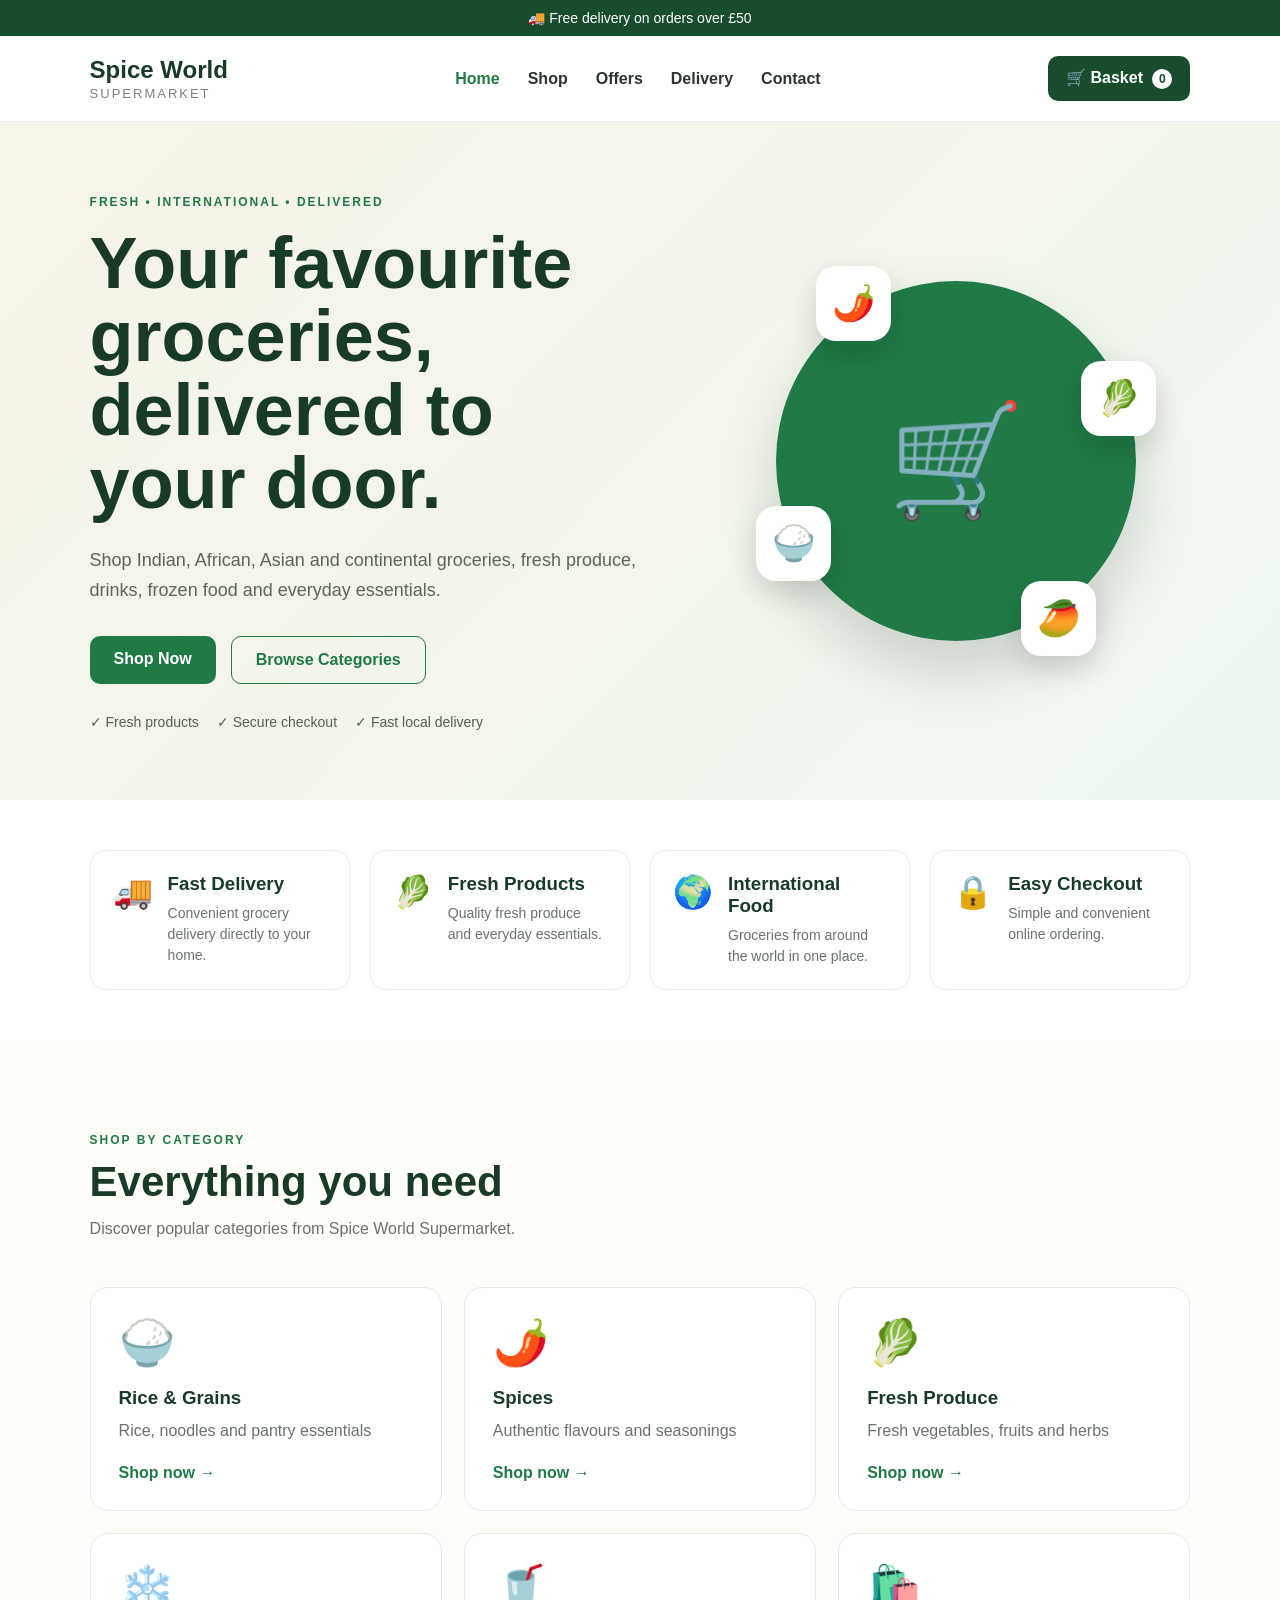
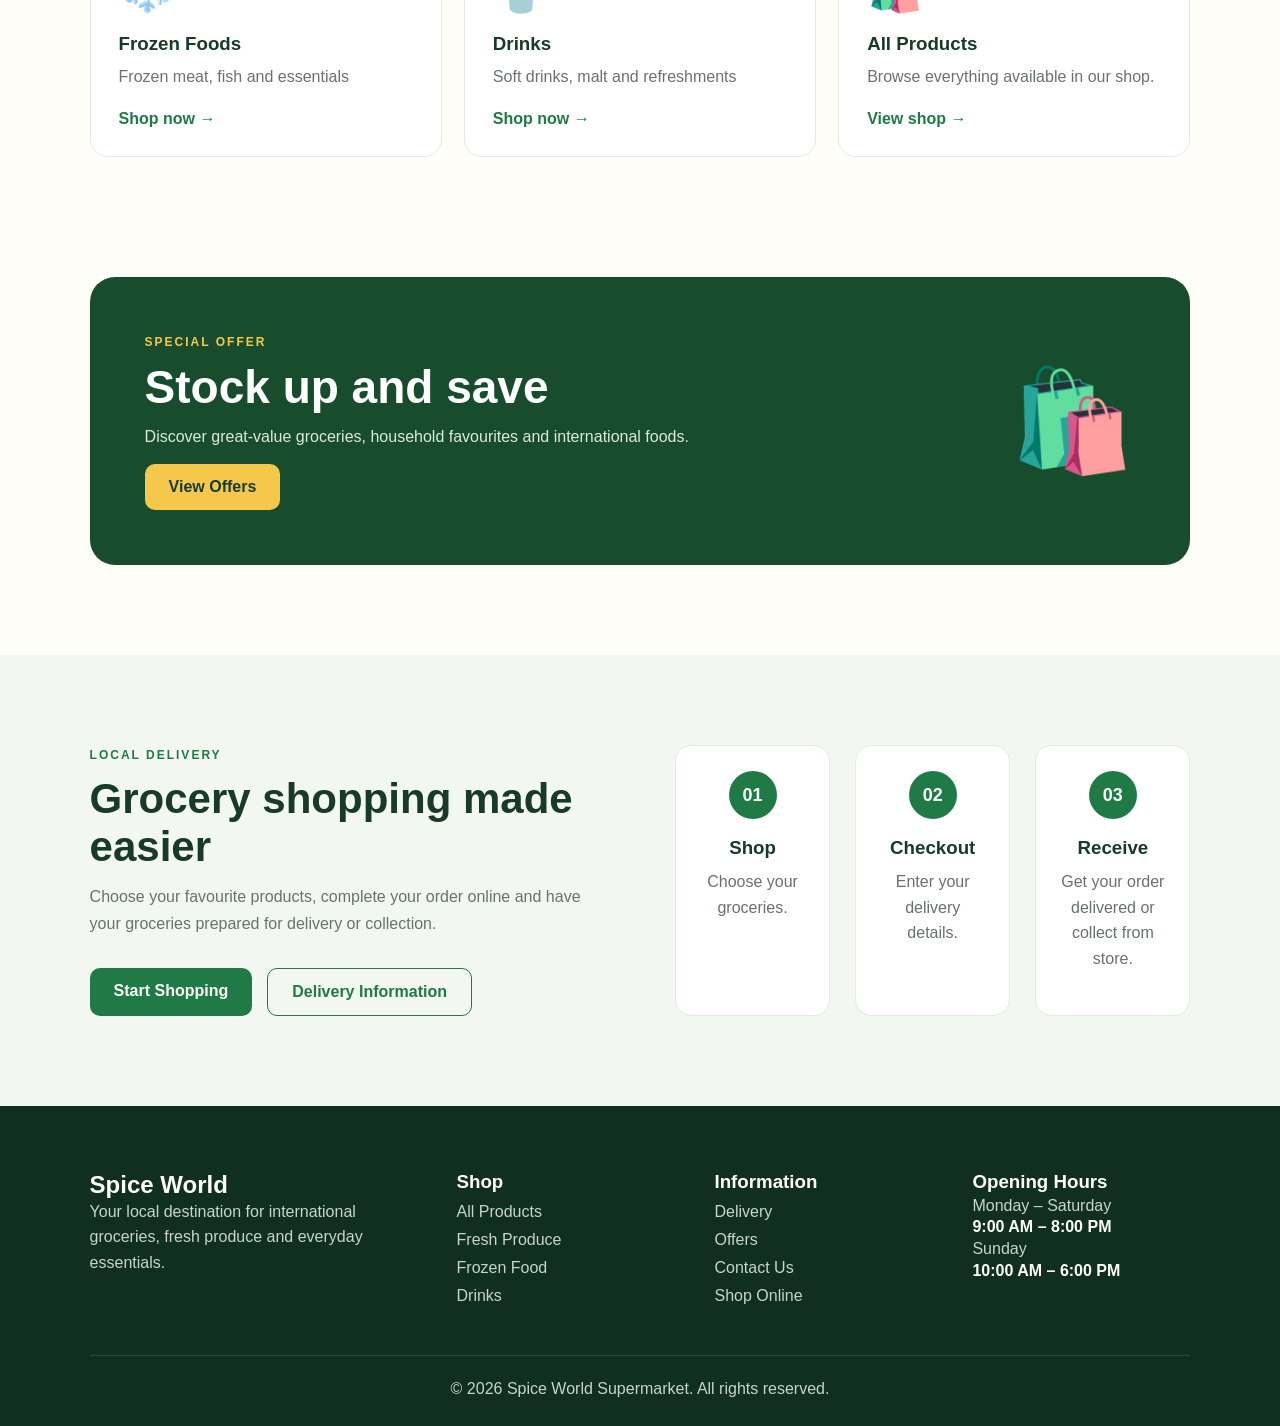
<file: index.html>
<!DOCTYPE html>
<html lang="en">

<head>
    <meta charset="UTF-8">

    <meta
        name="viewport"
        content="width=device-width, initial-scale=1.0"
    >

    <title>
        Spice World Supermarket
    </title>

    <link
        rel="stylesheet"
        href="css/style.css"
    >
</head>


<body>


    <!-- =========================
         TOP ANNOUNCEMENT
    ========================== -->

    <div class="top-bar">

        <p>
            🚚 Free delivery on orders over £50
        </p>

    </div>



    <!-- =========================
         HEADER
    ========================== -->

    <header class="main-header">

        <div class="logo">

            <h2>
                Spice World
            </h2>

            <span>
                Supermarket
            </span>

        </div>


        <nav class="main-nav">

            <a
                href="index.html"
                class="active"
            >
                Home
            </a>


            <a href="shop.html">
                Shop
            </a>


            <a href="offers.html">
                Offers
            </a>


            <a href="delivery.html">
                Delivery
            </a>


            <a href="contact.html">
                Contact
            </a>

        </nav>


        <a
            href="cart.html"
            class="header-basket"
        >
            🛒 Basket

            <span id="cart-count">
                0
            </span>
        </a>

    </header>



    <!-- =========================
         HERO
    ========================== -->

    <section class="home-hero">

        <div class="hero-content">

            <span class="hero-label">
                FRESH • INTERNATIONAL • DELIVERED
            </span>


            <h1>
                Your favourite groceries,
                delivered to your door.
            </h1>


            <p>
                Shop Indian, African, Asian and
                continental groceries, fresh produce,
                drinks, frozen food and everyday
                essentials.
            </p>


            <div class="hero-buttons">

                <a
                    href="shop.html"
                    class="primary-button"
                >
                    Shop Now
                </a>


                <a
                    href="#categories"
                    class="secondary-button"
                >
                    Browse Categories
                </a>

            </div>


            <div class="hero-benefits">

                <span>
                    ✓ Fresh products
                </span>

                <span>
                    ✓ Secure checkout
                </span>

                <span>
                    ✓ Fast local delivery
                </span>

            </div>

        </div>



        <div class="hero-visual">

            <div class="hero-circle">

                <span class="hero-main-icon">
                    🛒
                </span>


                <div
                    class="floating-product product-one"
                >
                    🌶️
                </div>


                <div
                    class="floating-product product-two"
                >
                    🥬
                </div>


                <div
                    class="floating-product product-three"
                >
                    🍚
                </div>


                <div
                    class="floating-product product-four"
                >
                    🥭
                </div>

            </div>

        </div>

    </section>



    <!-- =========================
         FEATURES
    ========================== -->

    <section class="home-features">


        <div class="feature-box">

            <div class="feature-icon">
                🚚
            </div>

            <div>

                <h3>
                    Fast Delivery
                </h3>

                <p>
                    Convenient grocery delivery
                    directly to your home.
                </p>

            </div>

        </div>



        <div class="feature-box">

            <div class="feature-icon">
                🥬
            </div>

            <div>

                <h3>
                    Fresh Products
                </h3>

                <p>
                    Quality fresh produce and
                    everyday essentials.
                </p>

            </div>

        </div>



        <div class="feature-box">

            <div class="feature-icon">
                🌍
            </div>

            <div>

                <h3>
                    International Food
                </h3>

                <p>
                    Groceries from around the
                    world in one place.
                </p>

            </div>

        </div>



        <div class="feature-box">

            <div class="feature-icon">
                🔒
            </div>

            <div>

                <h3>
                    Easy Checkout
                </h3>

                <p>
                    Simple and convenient
                    online ordering.
                </p>

            </div>

        </div>


    </section>



    <!-- =========================
         CATEGORIES
    ========================== -->

    <section
        class="categories-section"
        id="categories"
    >

        <div class="section-heading">

            <span>
                SHOP BY CATEGORY
            </span>


            <h2>
                Everything you need
            </h2>


            <p>
                Discover popular categories from
                Spice World Supermarket.
            </p>

        </div>



        <div class="category-grid">


            <!-- RICE -->

            <a
                href="shop.html?category=rice"
                class="category-card"
            >

                <div class="category-icon">
                    🍚
                </div>

                <h3>
                    Rice & Grains
                </h3>

                <p>
                    Rice, noodles and pantry essentials
                </p>

                <span>
                    Shop now →
                </span>

            </a>



            <!-- SPICES -->

            <a
                href="shop.html?category=spices"
                class="category-card"
            >

                <div class="category-icon">
                    🌶️
                </div>

                <h3>
                    Spices
                </h3>

                <p>
                    Authentic flavours and seasonings
                </p>

                <span>
                    Shop now →
                </span>

            </a>



            <!-- FRESH -->

            <a
                href="shop.html?category=fresh"
                class="category-card"
            >

                <div class="category-icon">
                    🥬
                </div>

                <h3>
                    Fresh Produce
                </h3>

                <p>
                    Fresh vegetables, fruits and herbs
                </p>

                <span>
                    Shop now →
                </span>

            </a>



            <!-- FROZEN -->

            <a
                href="shop.html?category=frozen"
                class="category-card"
            >

                <div class="category-icon">
                    ❄️
                </div>

                <h3>
                    Frozen Foods
                </h3>

                <p>
                    Frozen meat, fish and essentials
                </p>

                <span>
                    Shop now →
                </span>

            </a>



            <!-- DRINKS -->

            <a
                href="shop.html?category=drinks"
                class="category-card"
            >

                <div class="category-icon">
                    🥤
                </div>

                <h3>
                    Drinks
                </h3>

                <p>
                    Soft drinks, malt and refreshments
                </p>

                <span>
                    Shop now →
                </span>

            </a>



            <!-- ALL PRODUCTS -->

            <a
                href="shop.html"
                class="category-card"
            >

                <div class="category-icon">
                    🛍️
                </div>

                <h3>
                    All Products
                </h3>

                <p>
                    Browse everything available
                    in our shop.
                </p>

                <span>
                    View shop →
                </span>

            </a>


        </div>

    </section>



    <!-- =========================
         PROMOTIONAL SECTION
    ========================== -->

    <section
        class="promo-section"
        id="offers"
    >

        <div class="promo-content">

            <span>
                SPECIAL OFFER
            </span>


            <h2>
                Stock up and save
            </h2>


            <p>
                Discover great-value groceries,
                household favourites and
                international foods.
            </p>


            <a
                href="offers.html"
                class="promo-button"
            >
                View Offers
            </a>

        </div>


        <div class="promo-icon">
            🛍️
        </div>

    </section>



    <!-- =========================
         DELIVERY
    ========================== -->

    <section
        class="delivery-section"
        id="delivery"
    >

        <div class="delivery-content">

            <span class="section-small-title">
                LOCAL DELIVERY
            </span>


            <h2>
                Grocery shopping made easier
            </h2>


            <p>
                Choose your favourite products,
                complete your order online and
                have your groceries prepared
                for delivery or collection.
            </p>


            <div class="hero-buttons">

                <a
                    href="shop.html"
                    class="primary-button"
                >
                    Start Shopping
                </a>


                <a
                    href="delivery.html"
                    class="secondary-button"
                >
                    Delivery Information
                </a>

            </div>

        </div>



        <div class="delivery-steps">


            <div class="delivery-step">

                <span>
                    01
                </span>

                <h3>
                    Shop
                </h3>

                <p>
                    Choose your groceries.
                </p>

            </div>



            <div class="delivery-step">

                <span>
                    02
                </span>

                <h3>
                    Checkout
                </h3>

                <p>
                    Enter your delivery details.
                </p>

            </div>



            <div class="delivery-step">

                <span>
                    03
                </span>

                <h3>
                    Receive
                </h3>

                <p>
                    Get your order delivered
                    or collect from store.
                </p>

            </div>


        </div>

    </section>



    <!-- =========================
         FOOTER
    ========================== -->

    <footer
        class="footer"
        id="contact"
    >

        <div class="footer-grid">


            <!-- BRAND -->

            <div class="footer-brand">

                <h2>
                    Spice World
                </h2>

                <p>
                    Your local destination for
                    international groceries,
                    fresh produce and everyday
                    essentials.
                </p>

            </div>



            <!-- SHOP -->

            <div>

                <h3>
                    Shop
                </h3>


                <a href="shop.html">
                    All Products
                </a>


                <a href="shop.html?category=fresh">
                    Fresh Produce
                </a>


                <a href="shop.html?category=frozen">
                    Frozen Food
                </a>


                <a href="shop.html?category=drinks">
                    Drinks
                </a>

            </div>



            <!-- INFORMATION -->

            <div>

                <h3>
                    Information
                </h3>


                <a href="delivery.html">
                    Delivery
                </a>


                <a href="offers.html">
                    Offers
                </a>


                <a href="contact.html">
                    Contact Us
                </a>


                <a href="shop.html">
                    Shop Online
                </a>

            </div>



            <!-- OPENING HOURS -->

            <div>

                <h3>
                    Opening Hours
                </h3>


                <p>
                    Monday – Saturday
                </p>

                <strong>
                    9:00 AM – 8:00 PM
                </strong>


                <p>
                    Sunday
                </p>

                <strong>
                    10:00 AM – 6:00 PM
                </strong>

            </div>


        </div>



        <div class="footer-bottom">

            <p>
                © 2026 Spice World Supermarket.
                All rights reserved.
            </p>

        </div>

    </footer>



    <!-- =========================
         CART COUNT
    ========================== -->

    <script>

        const cart =
            JSON.parse(
                localStorage.getItem("cart")
            ) || [];


        const totalItems =
            cart.reduce(
                (total, item) =>
                    total + item.quantity,
                0
            );


        const cartCount =
            document.getElementById(
                "cart-count"
            );


        if (cartCount) {

            cartCount.textContent =
                totalItems;

        }

    </script>


</body>

</html>
</file>
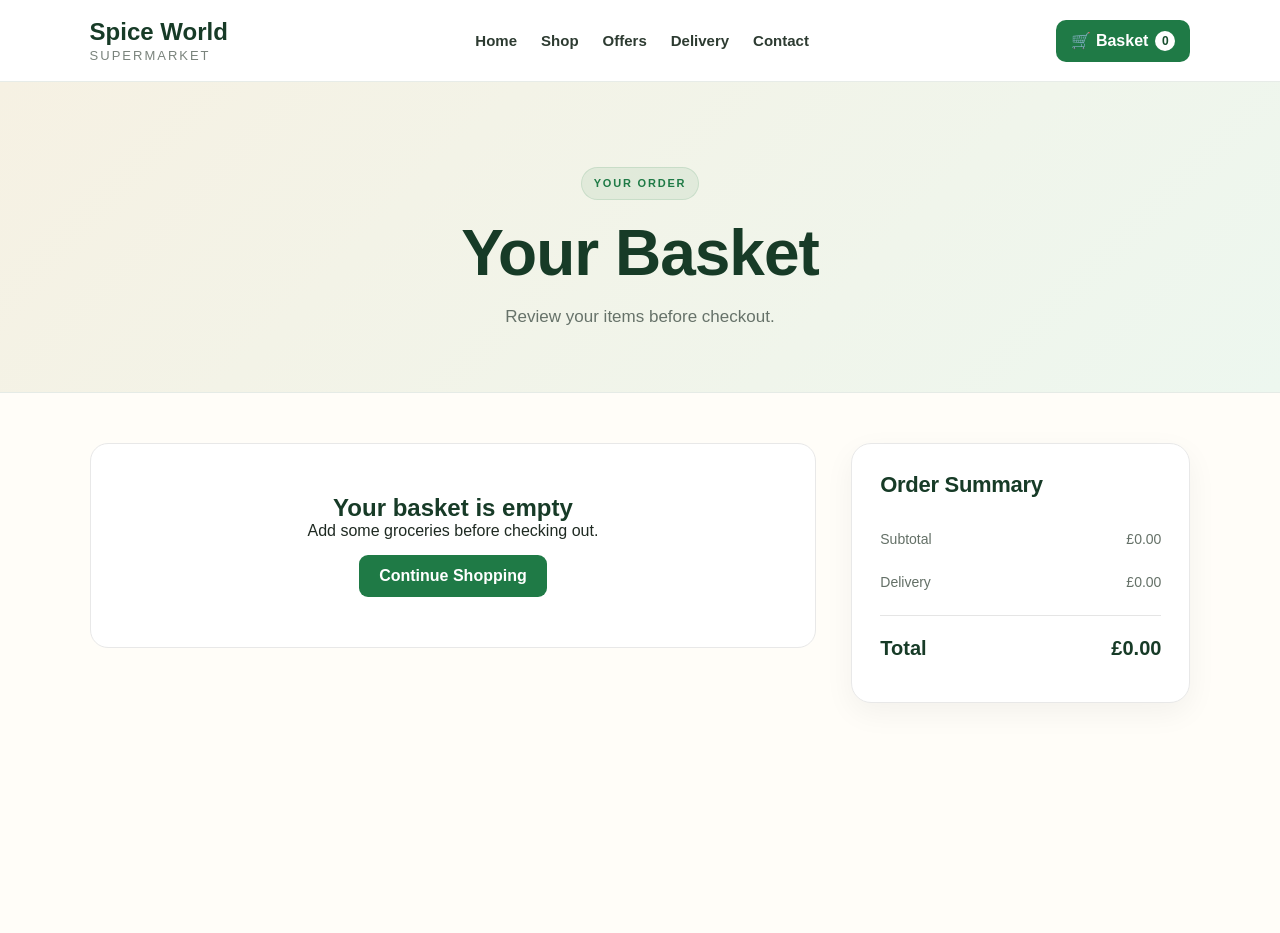
<file: cart.html>
<!DOCTYPE html>
<html lang="en">

<head>
    <meta charset="UTF-8">
    <meta
        name="viewport"
        content="width=device-width, initial-scale=1.0"
    >

    <title>
        Your Basket | Spice World Supermarket
    </title>

    <link
        rel="stylesheet"
        href="css/style.css"
    >
</head>


<body>


    <header class="header">

        <div class="logo">

            <h2>
                Spice World
            </h2>

            <span>
                Supermarket
            </span>

        </div>


        <nav>

            <a href="index.html">
                Home
            </a>

            <a href="shop.html">
                Shop
            </a>

            <a href="offers.html">Offers</a>
<a href="delivery.html">Delivery</a>
<a href="contact.html">Contact</a>

        </nav>


        <a
            href="cart.html"
            class="basket"
        >
            🛒 Basket
            <span id="cart-count">
                0
            </span>
        </a>

    </header>



    <section class="shop-hero">

        <p class="section-label">
            YOUR ORDER
        </p>

        <h1>
            Your Basket
        </h1>

        <p>
            Review your items before checkout.
        </p>

    </section>



    <section class="cart-section">


        <div id="cart-items"></div>


        <div class="cart-summary">

            <h2>
                Order Summary
            </h2>


            <div class="summary-row">

                <span>
                    Subtotal
                </span>

                <span id="subtotal">
                    £0.00
                </span>

            </div>


            <div class="summary-row">

                <span>
                    Delivery
                </span>

                <span id="delivery">
                    £0.00
                </span>

            </div>


            <div class="summary-row total-row">

                <span>
                    Total
                </span>

                <span id="total">
                    £0.00
                </span>

            </div>


            <a
                href="checkout.html"
                class="checkout-button"
                id="checkout-button"
            >
                Proceed to Checkout
            </a>

        </div>


    </section>



    <script src="js/cart.js"></script>


</body>

</html>
</file>
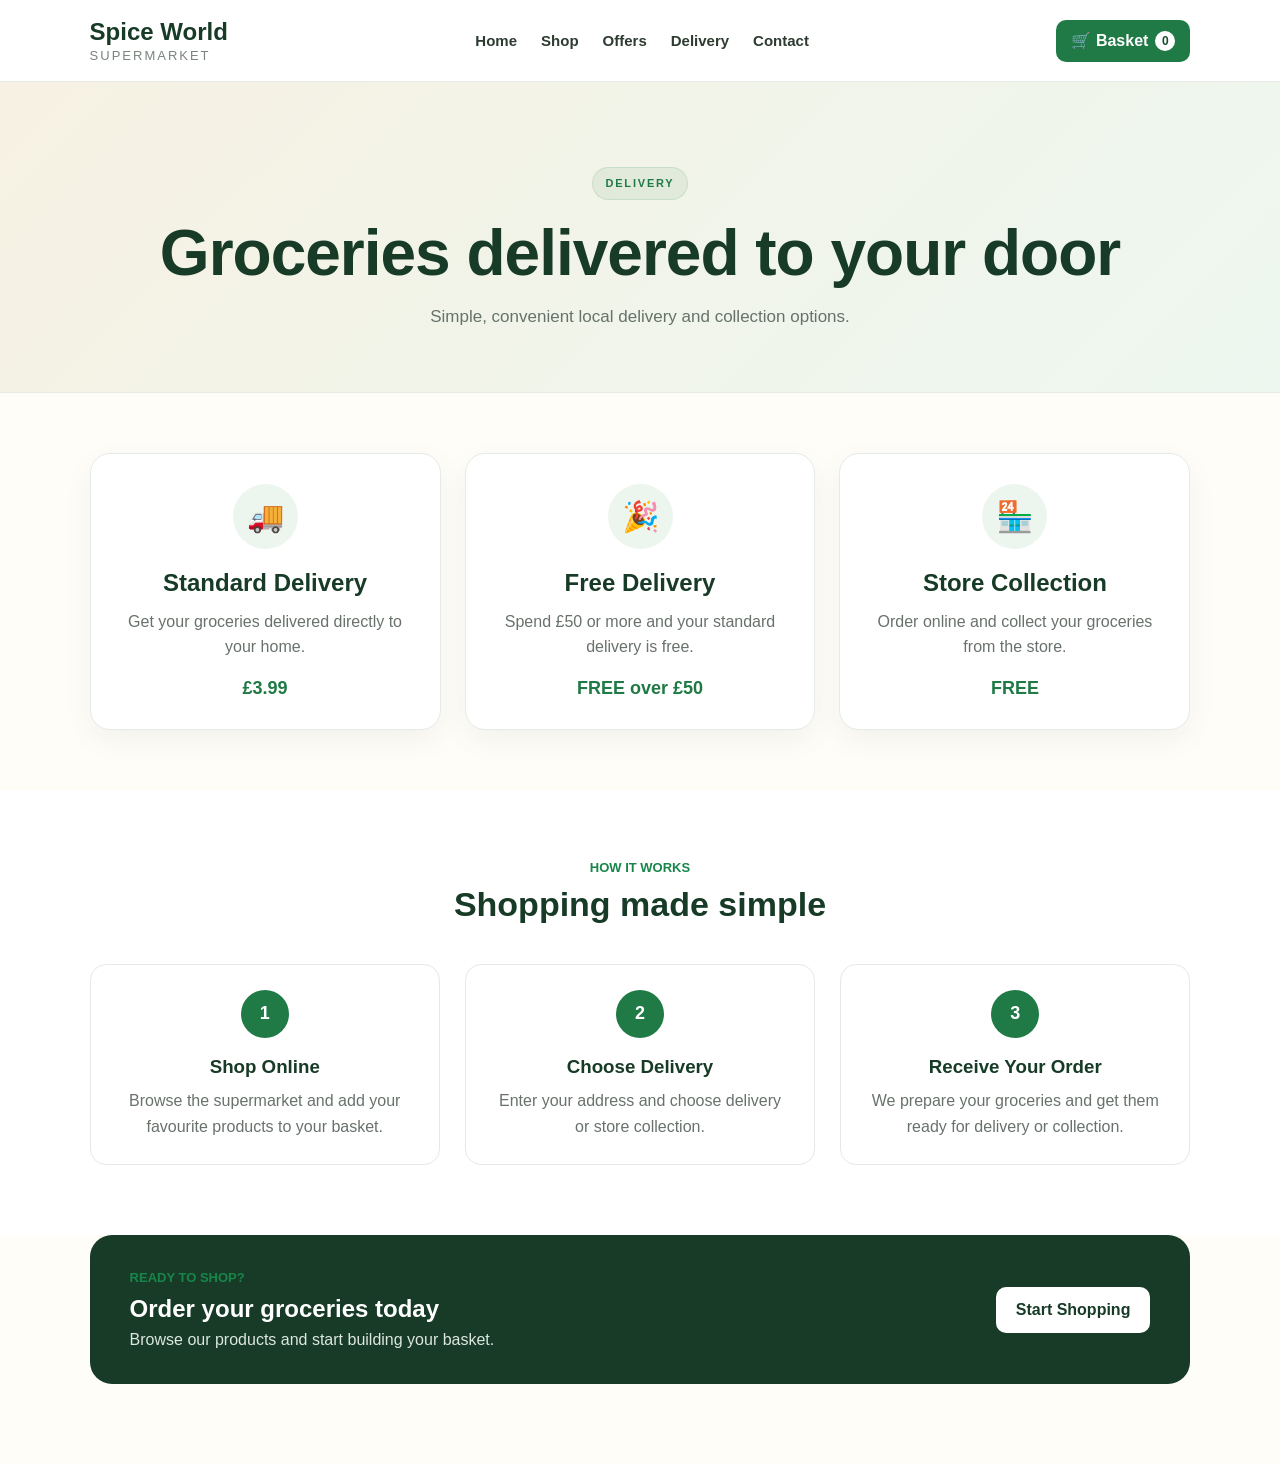
<file: delivery.html>
<!DOCTYPE html>
<html lang="en">

<head>
    <meta charset="UTF-8">
    <meta name="viewport" content="width=device-width, initial-scale=1.0">

    <title>Delivery | Spice World Supermarket</title>

    <link rel="stylesheet" href="css/style.css">
</head>

<body>

    <header class="header">

        <div class="logo">
            <h2>Spice World</h2>
            <span>Supermarket</span>
        </div>

        <nav>
            <a href="index.html">Home</a>
            <a href="shop.html">Shop</a>
            <a href="offers.html">Offers</a>
            <a href="delivery.html">Delivery</a>
            <a href="contact.html">Contact</a>
        </nav>

        <a href="cart.html" class="basket">
            🛒 Basket <span id="cart-count">0</span>
        </a>

    </header>


    <section class="shop-hero">

        <p class="section-label">
            DELIVERY
        </p>

        <h1>
            Groceries delivered to your door
        </h1>

        <p>
            Simple, convenient local delivery and collection options.
        </p>

    </section>


    <section class="delivery-info-section">

        <div class="delivery-info-card">

            <div class="delivery-icon">
                🚚
            </div>

            <h2>
                Standard Delivery
            </h2>

            <p>
                Get your groceries delivered directly to your home.
            </p>

            <strong>
                £3.99
            </strong>

        </div>


        <div class="delivery-info-card">

            <div class="delivery-icon">
                🎉
            </div>

            <h2>
                Free Delivery
            </h2>

            <p>
                Spend £50 or more and your standard delivery is free.
            </p>

            <strong>
                FREE over £50
            </strong>

        </div>


        <div class="delivery-info-card">

            <div class="delivery-icon">
                🏪
            </div>

            <h2>
                Store Collection
            </h2>

            <p>
                Order online and collect your groceries from the store.
            </p>

            <strong>
                FREE
            </strong>

        </div>

    </section>


    <section class="delivery-process">

        <div class="delivery-process-heading">

            <p class="section-label">
                HOW IT WORKS
            </p>

            <h2>
                Shopping made simple
            </h2>

        </div>


        <div class="delivery-steps">

            <div class="delivery-step">

                <span>
                    1
                </span>

                <h3>
                    Shop Online
                </h3>

                <p>
                    Browse the supermarket and add your favourite products to your basket.
                </p>

            </div>


            <div class="delivery-step">

                <span>
                    2
                </span>

                <h3>
                    Choose Delivery
                </h3>

                <p>
                    Enter your address and choose delivery or store collection.
                </p>

            </div>


            <div class="delivery-step">

                <span>
                    3
                </span>

                <h3>
                    Receive Your Order
                </h3>

                <p>
                    We prepare your groceries and get them ready for delivery or collection.
                </p>

            </div>

        </div>

    </section>


    <section class="delivery-cta">

        <div>

            <p class="section-label">
                READY TO SHOP?
            </p>

            <h2>
                Order your groceries today
            </h2>

            <p>
                Browse our products and start building your basket.
            </p>

        </div>

        <a href="shop.html">
            Start Shopping
        </a>

    </section>


    <script>

        const cart =
            JSON.parse(
                localStorage.getItem("cart")
            ) || [];

        const quantity =
            cart.reduce(
                (sum, item) =>
                    sum + item.quantity,
                0
            );

        document.getElementById(
            "cart-count"
        ).textContent = quantity;

    </script>

</body>

</html>
</file>
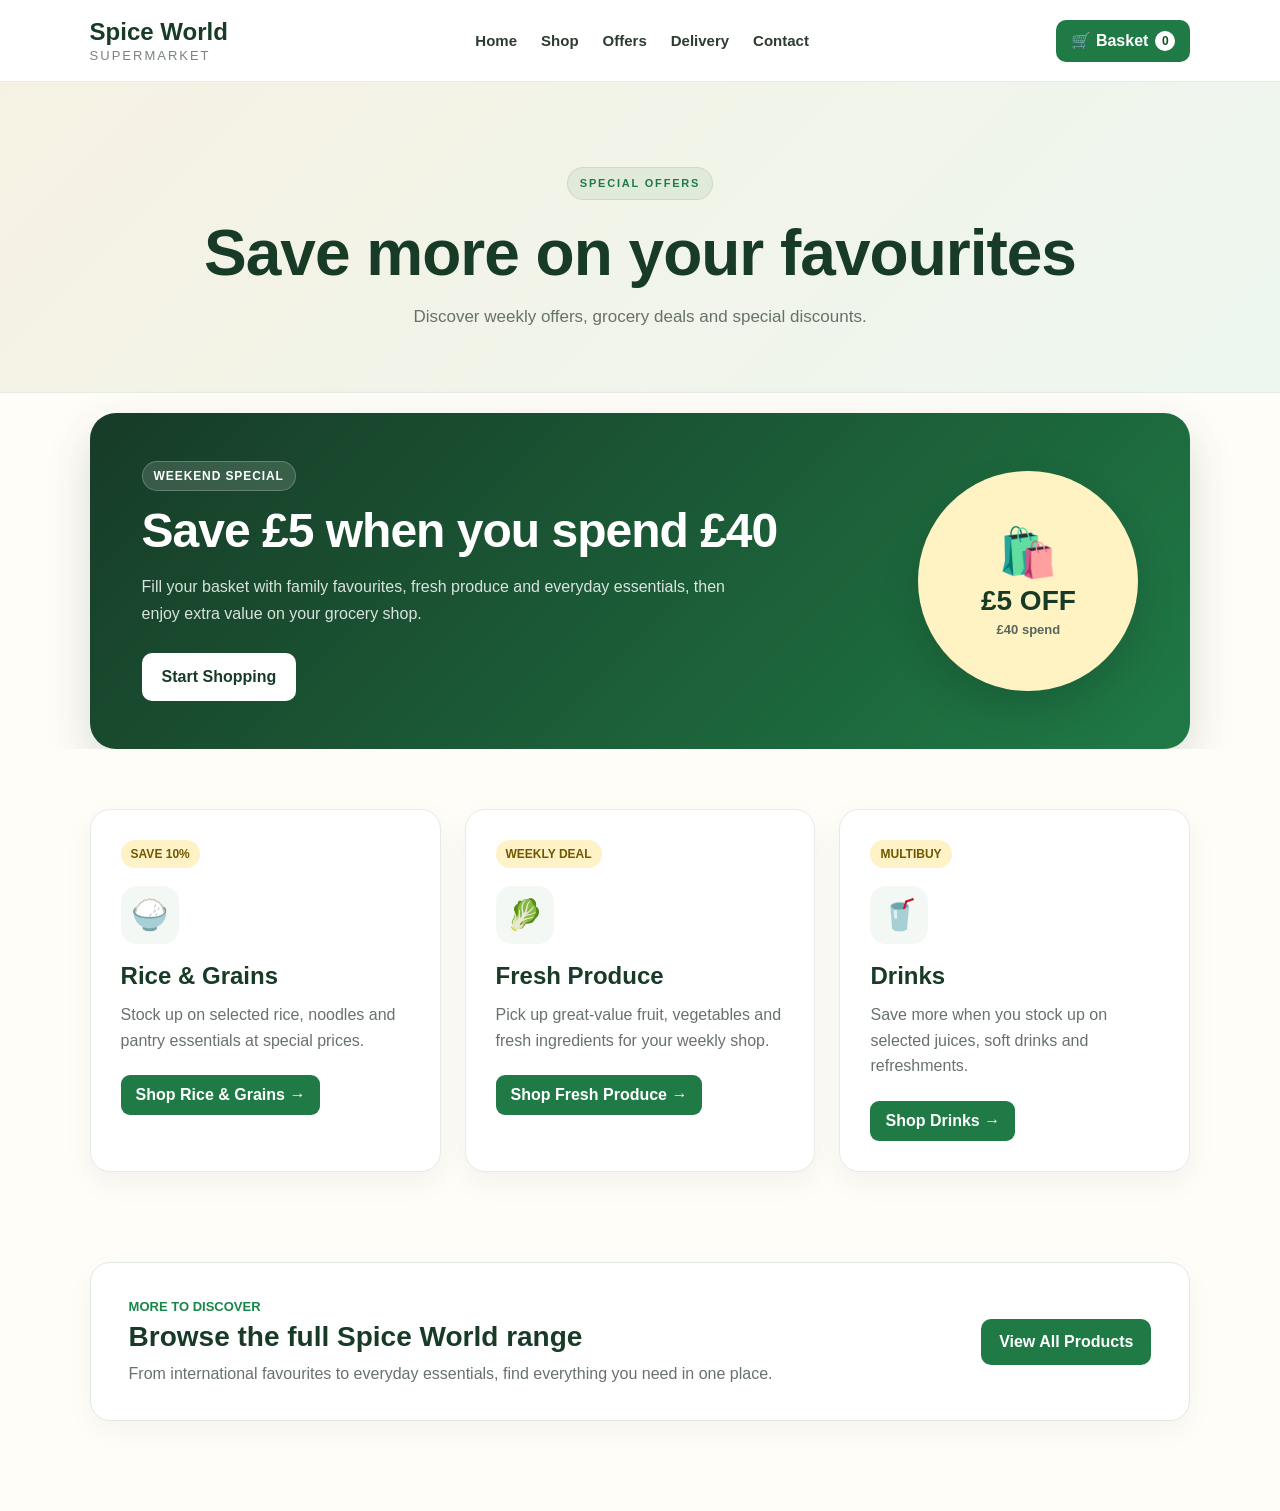
<file: offers.html>
<!DOCTYPE html>
<html lang="en">

<head>
    <meta charset="UTF-8">
    <meta name="viewport" content="width=device-width, initial-scale=1.0">

    <title>Offers | Spice World Supermarket</title>

    <link rel="stylesheet" href="css/style.css">
</head>

<body>

    <header class="header">

        <div class="logo">
            <h2>Spice World</h2>
            <span>Supermarket</span>
        </div>

        <nav>
            <a href="index.html">Home</a>
            <a href="shop.html">Shop</a>
            <a href="offers.html">Offers</a>
            <a href="delivery.html">Delivery</a>
            <a href="contact.html">Contact</a>
        </nav>

        <a href="cart.html" class="basket">
            🛒 Basket <span id="cart-count">0</span>
        </a>

    </header>


    <section class="shop-hero">

        <p class="section-label">
            SPECIAL OFFERS
        </p>

        <h1>
            Save more on your favourites
        </h1>

        <p>
            Discover weekly offers, grocery deals and special discounts.
        </p>

    </section>


    <section class="featured-offer-section">

        <div class="featured-offer">

            <div class="featured-offer-content">
                <span class="featured-offer-label">
                    WEEKEND SPECIAL
                </span>

                <h2>
                    Save £5 when you spend £40
                </h2>

                <p>
                    Fill your basket with family favourites, fresh produce and everyday essentials, then enjoy extra value on your grocery shop.
                </p>

                <a href="shop.html" class="featured-offer-button">
                    Start Shopping
                </a>
            </div>

            <div class="featured-offer-visual" aria-hidden="true">
                <span>🛍️</span>
                <strong>£5 OFF</strong>
                <small>£40 spend</small>
            </div>

        </div>

    </section>


    <section class="offers-section">

        <div class="offer-card">

            <span class="offer-badge">
                SAVE 10%
            </span>

            <div class="offer-icon" aria-hidden="true">🍚</div>

            <h2>
                Rice & Grains
            </h2>

            <p>
                Stock up on selected rice, noodles and pantry essentials at special prices.
            </p>

            <a href="shop.html?category=rice">
                Shop Rice & Grains →
            </a>

        </div>


        <div class="offer-card">

            <span class="offer-badge">
                WEEKLY DEAL
            </span>

            <div class="offer-icon" aria-hidden="true">🥬</div>

            <h2>
                Fresh Produce
            </h2>

            <p>
                Pick up great-value fruit, vegetables and fresh ingredients for your weekly shop.
            </p>

            <a href="shop.html?category=fresh">
                Shop Fresh Produce →
            </a>

        </div>


        <div class="offer-card">

            <span class="offer-badge">
                MULTIBUY
            </span>

            <div class="offer-icon" aria-hidden="true">🥤</div>

            <h2>
                Drinks
            </h2>

            <p>
                Save more when you stock up on selected juices, soft drinks and refreshments.
            </p>

            <a href="shop.html?category=drinks">
                Shop Drinks →
            </a>

        </div>

    </section>


    <section class="offers-cta-section">
        <div class="offers-cta">
            <div>
                <span class="section-label">MORE TO DISCOVER</span>
                <h2>Browse the full Spice World range</h2>
                <p>From international favourites to everyday essentials, find everything you need in one place.</p>
            </div>

            <a href="shop.html">View All Products</a>
        </div>
    </section>


    <script>

        const cart =
            JSON.parse(
                localStorage.getItem("cart")
            ) || [];

        const quantity =
            cart.reduce(
                (sum, item) =>
                    sum + item.quantity,
                0
            );

        document.getElementById(
            "cart-count"
        ).textContent = quantity;

    </script>

</body>

</html>
</file>
<file: css/style.css>
* {
    margin: 0;
    padding: 0;
    box-sizing: border-box;
}

body {
    font-family: Arial, sans-serif;
    background: #ffffff;
    color: #222;
}


/* HEADER */

.header {
    display: flex;
    justify-content: space-between;
    align-items: center;

    padding: 20px 8%;

    background: white;

    border-bottom: 1px solid #eeeeee;
}

.logo h2 {
    color: #18864b;
    font-size: 26px;
}

.logo span {
    font-size: 13px;
    color: #666;
}

nav {
    display: flex;
    gap: 30px;
}

nav a {
    text-decoration: none;
    color: #333;
    font-weight: 500;
}

nav a:hover {
    color: #18864b;
}

.basket {
    background: #18864b;
    color: white;

    padding: 12px 18px;

    border-radius: 8px;

    cursor: pointer;
}


/* HERO */

.hero {
    min-height: 550px;

    display: flex;
    align-items: center;

    padding: 80px 8%;

    background:
        linear-gradient(
            90deg,
            rgba(15, 90, 50, 0.95),
            rgba(20, 120, 70, 0.75)
        );
}

.hero-content {
    max-width: 650px;
    color: white;
}

.small-text {
    font-size: 16px;
    margin-bottom: 15px;
    font-weight: bold;
}

.hero h1 {
    font-size: 55px;
    line-height: 1.1;
    margin-bottom: 25px;
}

.hero p {
    font-size: 18px;
    line-height: 1.6;
    margin-bottom: 30px;
}

.hero-buttons {
    display: flex;
    gap: 15px;
}

.shop-button {
    background: #ffd43b;
    border: none;

    padding: 15px 28px;

    font-size: 16px;
    font-weight: bold;

    border-radius: 8px;

    cursor: pointer;
}

.delivery-button {
    background: transparent;

    border: 2px solid white;

    color: white;

    padding: 13px 28px;

    font-size: 16px;

    border-radius: 8px;

    cursor: pointer;
}


/* FEATURES */

.features {
    display: grid;

    grid-template-columns:
        repeat(4, 1fr);

    padding: 40px 8%;

    gap: 30px;

    background: #f8f8f8;
}

.feature h3 {
    margin-bottom: 8px;
}

.feature p {
    color: #666;
    font-size: 14px;
}


/* CATEGORIES */

.categories {
    padding: 80px 8%;
    text-align: center;
}

.section-label {
    color: #18864b;

    font-size: 13px;

    font-weight: bold;

    margin-bottom: 10px;
}

.categories h2 {
    font-size: 36px;
    margin-bottom: 40px;
}

.category-grid {
    display: grid;

    grid-template-columns:
        repeat(4, 1fr);

    gap: 20px;
}

.category-card {
    border: 1px solid #eeeeee;

    padding: 35px 20px;

    border-radius: 12px;

    transition: 0.3s;

    cursor: pointer;
}

.category-card:hover {
    transform: translateY(-5px);

    box-shadow:
        0 10px 30px
        rgba(0, 0, 0, 0.08);
}

.category-icon {
    font-size: 45px;
    margin-bottom: 15px;
}

.category-card h3 {
    margin-bottom: 10px;
}

.category-card p {
    color: #777;
}


/* MOBILE */

@media (max-width: 800px) {

    nav {
        display: none;
    }

    .hero h1 {
        font-size: 40px;
    }

    .features {
        grid-template-columns:
            1fr 1fr;
    }

    .category-grid {
        grid-template-columns:
            1fr 1fr;
    }

}

@media (max-width: 500px) {

    .header {
        padding: 15px 5%;
    }

    .hero {
        padding: 60px 5%;
    }

    .hero h1 {
        font-size: 34px;
    }

    .hero-buttons {
        flex-direction: column;
    }

    .features {
        grid-template-columns: 1fr;
    }

    .category-grid {
        grid-template-columns: 1fr;
    }

}

/* CART */
.remove-button {
    min-height: 38px;
    padding: 8px 14px;

    border: 1px solid #f1cccc;
    background: #fff5f5;
    color: #b42323;

    border-radius: 9px;
    cursor: pointer;

    font-size: 13px;
    font-weight: 600;

    transition:
        background 0.2s ease,
        border-color 0.2s ease,
        transform 0.2s ease;
}

/* ADMIN DASHBOARD */


/* Admin heading styles are consolidated in the Premium Admin Dashboard section below. */

.admin-stats {
    display: grid;
    grid-template-columns:
        repeat(
            auto-fit,
            minmax(220px, 1fr)
        );
    gap: 20px;
    margin-bottom: 40px;
}

.stat-card {
    background: white;
    padding: 24px;
    border-radius: 16px;
    border: 1px solid #e7e7e7;
    box-shadow:
        0 8px 24px
        rgba(0, 0, 0, 0.05);
    transition:
        transform 0.2s ease,
        box-shadow 0.2s ease;
}

.stat-card:hover {
    transform: translateY(-3px);

    box-shadow:
        0 14px 32px
        rgba(0, 0, 0, 0.08);
}

.stat-card h3 {
    font-size: 13px;
    color: #6b756e;
    margin-bottom: 14px;
    text-transform: uppercase;
    letter-spacing: 0.8px;
    font-weight: 700;
}

.stat-card span,
.stat-card strong {
    font-size: 32px;
    font-weight: bold;
    color: #18864b;
}


.orders-container h2 {
    margin: 0 0 22px;
    font-size: 24px;
    font-weight: 800;
    color: #173b27;
    letter-spacing: -0.3px;
}


.admin-order {
    background: white;
    border: 1px solid #e7e7e7;
    border-radius: 16px;
    padding: 24px;
    margin-bottom: 0;
    box-shadow:
        0 6px 20px
        rgba(0, 0, 0, 0.04);
}

.order-top {
    display: flex;
    justify-content: space-between;
    align-items: flex-start;
    gap: 20px;
    margin-bottom: 20px;
    padding-bottom: 18px;
    border-bottom: 1px solid #eeeeee;
}


.admin-order-details p {
    margin: 0;
    padding: 7px 0;
    color: #5f6962;
    line-height: 1.5;
}

.admin-order-details strong {
    color: #25352a;
    font-weight: 700;
}

.admin-items {
    margin-top: 20px;
    padding: 18px;
    background: #f8faf8;
    border: 1px solid #edf0ed;
    border-radius: 12px;
}

.admin-items h4 {
    margin: 0 0 12px;
    font-size: 13px;
    font-weight: 700;
    text-transform: uppercase;
    letter-spacing: 0.7px;
    color: #6b756e;
}

.order-actions {
    display: flex;
    flex-wrap: wrap;
    align-items: center;
    gap: 10px;
    margin-top: 20px;
    padding-top: 18px;
    border-top: 1px solid #eeeeee;
}


@media (max-width: 800px) {

    .admin-stats {
        grid-template-columns: 1fr 1fr;
    }

    .order-actions {
        flex-direction: column;
    }

    
}




/* =========================
   PREMIUM HOMEPAGE STYLES
========================= */

body {
    margin: 0;
    font-family: Arial, Helvetica, sans-serif;
    background: #fffdf8;
    color: #1f2a22;
}

.top-bar {
    background: #174d2d;
    color: white;
    text-align: center;
    padding: 10px 20px;
    font-size: 14px;
}

.top-bar p {
    margin: 0;
}


/* HEADER */

.main-header {
    display: flex;
    align-items: center;
    justify-content: space-between;
    gap: 25px;
    padding: 20px 7%;
    background: white;
    border-bottom: 1px solid #ececec;
    position: sticky;
    top: 0;
    z-index: 1000;
}

.logo h2 {
    margin: 0;
    color: #174d2d;
    font-size: 25px;
}

.logo span {
    color: #c89424;
    font-size: 13px;
    letter-spacing: 2px;
    text-transform: uppercase;
}

.main-nav {
    display: flex;
    align-items: center;
    gap: 28px;
}

.main-nav a {
    text-decoration: none;
    color: #2c352f;
    font-weight: 600;
    transition: 0.2s;
}

.main-nav a:hover,
.main-nav a.active {
    color: #1f7a46;
}

.header-basket {
    text-decoration: none;
    background: #174d2d;
    color: white;
    padding: 12px 18px;
    border-radius: 10px;
    font-weight: 600;
}

.header-basket span {
    background: #f5c84c;
    color: #174d2d;
    padding: 3px 7px;
    border-radius: 20px;
    margin-left: 5px;
}


/* HERO */

.home-hero {
    min-height: 580px;
    display: grid;
    grid-template-columns: 1.1fr 0.9fr;
    align-items: center;
    gap: 60px;
    padding: 70px 7%;
    background:
        linear-gradient(
            135deg,
            #f7f3e8,
            #edf7ef
        );
}

.hero-content {
    max-width: 650px;
}

.hero-label {
    display: inline-block;
    font-size: 12px;
    letter-spacing: 2px;
    font-weight: 700;
    color: #1f7a46;
    margin-bottom: 18px;
}

.hero-content h1 {
    font-size: clamp(42px, 6vw, 72px);
    line-height: 1.02;
    margin: 0 0 24px;
    color: #173b27;
}

.hero-content p {
    font-size: 18px;
    line-height: 1.7;
    color: #5b665f;
    max-width: 580px;
}

.hero-buttons {
    display: flex;
    flex-wrap: wrap;
    gap: 15px;
    margin-top: 30px;
}

.primary-button,
.secondary-button,
.promo-button {
    display: inline-block;
    text-decoration: none;
    padding: 14px 24px;
    border-radius: 10px;
    font-weight: 700;
    transition: 0.2s;
}

.primary-button {
    background: #1f7a46;
    color: white;
}

.primary-button:hover {
    transform: translateY(-2px);
}

.secondary-button {
    border: 1px solid #1f7a46;
    color: #1f7a46;
    background: transparent;
}

.hero-benefits {
    display: flex;
    flex-wrap: wrap;
    gap: 18px;
    margin-top: 30px;
    font-size: 14px;
    color: #526057;
}


/* HERO VISUAL */

.hero-visual {
    display: flex;
    justify-content: center;
    align-items: center;
}

.hero-circle {
    width: 360px;
    height: 360px;
    border-radius: 50%;
    background: #1f7a46;
    position: relative;
    display: flex;
    align-items: center;
    justify-content: center;
    box-shadow: 0 30px 60px rgba(0,0,0,0.15);
}

.hero-main-icon {
    font-size: 110px;
}

.floating-product {
    position: absolute;
    width: 75px;
    height: 75px;
    background: white;
    border-radius: 20px;
    display: flex;
    align-items: center;
    justify-content: center;
    font-size: 35px;
    box-shadow: 0 12px 30px rgba(0,0,0,0.15);
}

.product-one {
    top: -15px;
    left: 40px;
}

.product-two {
    right: -20px;
    top: 80px;
}

.product-three {
    left: -20px;
    bottom: 60px;
}

.product-four {
    right: 40px;
    bottom: -15px;
}


/* FEATURES */

.home-features {
    display: grid;
    grid-template-columns: repeat(4, 1fr);
    gap: 20px;
    padding: 50px 7%;
    background: white;
}

.feature-box {
    display: flex;
    gap: 15px;
    padding: 22px;
    border: 1px solid #ececec;
    border-radius: 16px;
    background: #fff;
}

.feature-icon {
    font-size: 32px;
}

.feature-box h3 {
    margin: 0 0 8px;
    color: #173b27;
}

.feature-box p {
    margin: 0;
    line-height: 1.5;
    color: #69736c;
    font-size: 14px;
}


/* CATEGORIES */

.categories-section {
    padding: 90px 7%;
}

.section-heading {
    max-width: 650px;
    margin-bottom: 45px;
}

.section-heading span,
.section-small-title {
    color: #1f7a46;
    letter-spacing: 2px;
    font-size: 12px;
    font-weight: 700;
}

.section-heading h2 {
    font-size: 42px;
    margin: 10px 0;
    color: #173b27;
}

.section-heading p {
    color: #68736b;
    line-height: 1.6;
}

.category-grid {
    display: grid;
    grid-template-columns: repeat(3, 1fr);
    gap: 22px;
}

.category-card {
    text-decoration: none;
    color: inherit;
    background: white;
    border: 1px solid #e8e8e8;
    border-radius: 18px;
    padding: 28px;
    transition: 0.25s;
}

.category-card:hover {
    transform: translateY(-5px);
    box-shadow: 0 18px 40px rgba(0,0,0,0.08);
}

.category-icon {
    font-size: 45px;
    margin-bottom: 18px;
}

.category-card h3 {
    margin: 0 0 10px;
    color: #173b27;
}

.category-card p {
    color: #69736c;
    line-height: 1.5;
    min-height: 45px;
}

.category-card span {
    color: #1f7a46;
    font-weight: 700;
}


/* PROMO */

.promo-section {
    margin: 30px 7% 90px;
    padding: 55px;
    border-radius: 25px;
    background: #174d2d;
    color: white;
    display: flex;
    justify-content: space-between;
    align-items: center;
    gap: 40px;
}

.promo-content {
    max-width: 650px;
}

.promo-content span {
    color: #f5c84c;
    font-size: 12px;
    font-weight: 700;
    letter-spacing: 2px;
}

.promo-content h2 {
    font-size: 46px;
    margin: 10px 0;
}

.promo-content p {
    line-height: 1.6;
    color: #dce9df;
}

.promo-button {
    background: #f5c84c;
    color: #173b27;
    margin-top: 15px;
}

.promo-icon {
    font-size: 100px;
}


/* DELIVERY */

.delivery-section {
    padding: 90px 7%;
    display: grid;
    grid-template-columns: 1fr 1fr;
    gap: 70px;
    background: #f3f7f2;
}

.delivery-content h2 {
    font-size: 42px;
    color: #173b27;
    margin: 12px 0;
}

.delivery-content p {
    color: #68736b;
    line-height: 1.7;
    margin-bottom: 30px;
}

.delivery-steps {
    display: grid;
    gap: 18px;
}

.delivery-step {
    background: white;
    padding: 22px;
    border-radius: 16px;
    border: 1px solid #e6e8e5;
}

.delivery-step span {
    color: #c89424;
    font-weight: 700;
    font-size: 13px;
}

.delivery-step h3 {
    margin: 8px 0;
    color: #173b27;
}

.delivery-step p {
    margin: 0;
    color: #69736c;
}


/* FOOTER */

.footer {
    background: #102f20;
    color: white;
    padding: 65px 7% 25px;
}

.footer-grid {
    display: grid;
    grid-template-columns: 1.5fr 1fr 1fr 1fr;
    gap: 40px;
}

.footer h2,
.footer h3 {
    margin-top: 0;
}

.footer p {
    color: #c8d4cc;
    line-height: 1.6;
}

.footer a {
    display: block;
    text-decoration: none;
    color: #c8d4cc;
    margin: 10px 0;
}

.footer a:hover {
    color: #f5c84c;
}

.footer-bottom {
    border-top: 1px solid rgba(255,255,255,0.12);
    margin-top: 40px;
    padding-top: 20px;
    text-align: center;
}


/* MOBILE */

@media (max-width: 900px) {

    .main-header {
        flex-wrap: wrap;
    }

    .main-nav {
        order: 3;
        width: 100%;
        overflow-x: auto;
    }

    .home-hero {
        grid-template-columns: 1fr;
        text-align: center;
    }

    .hero-content {
        margin: auto;
    }

    .hero-buttons,
    .hero-benefits {
        justify-content: center;
    }

    .home-features {
        grid-template-columns: repeat(2, 1fr);
    }

    .category-grid {
        grid-template-columns: repeat(2, 1fr);
    }

    .delivery-section {
        grid-template-columns: 1fr;
    }

    .footer-grid {
        grid-template-columns: repeat(2, 1fr);
    }

}


@media (max-width: 600px) {

    .main-header {
        padding: 16px 5%;
    }

    .main-nav {
        gap: 18px;
    }

    .home-hero {
        padding: 55px 5%;
    }

    .hero-content h1 {
        font-size: 42px;
    }

    .hero-circle {
        width: 270px;
        height: 270px;
    }

    .hero-main-icon {
        font-size: 80px;
    }

    .floating-product {
        width: 58px;
        height: 58px;
        font-size: 27px;
    }

    .home-features {
        grid-template-columns: 1fr;
        padding: 35px 5%;
    }

    .categories-section {
        padding: 65px 5%;
    }

    .category-grid {
        grid-template-columns: 1fr;
    }

    .section-heading h2,
    .delivery-content h2 {
        font-size: 34px;
    }

    .promo-section {
        margin: 20px 5% 65px;
        padding: 35px 25px;
    }

    .promo-content h2 {
        font-size: 34px;
    }

    .promo-icon {
        display: none;
    }

    .delivery-section {
        padding: 65px 5%;
    }

    .footer {
        padding-left: 5%;
        padding-right: 5%;
    }

    .footer-grid {
        grid-template-columns: 1fr;
    }

}
/* =========================
   PREMIUM SHOP PAGE
========================= */

.shop-hero {
    padding: 85px 7% 60px;
    text-align: center;
    background:
        linear-gradient(
            135deg,
            #f6f1e3 0%,
            #edf7ef 100%
        );
    border-bottom: 1px solid #e5ebe6;
}

.shop-hero .section-label {
    display: inline-block;
    margin-bottom: 12px;
    padding: 6px 12px;
    background: rgba(31, 122, 70, 0.08);
    border: 1px solid rgba(31, 122, 70, 0.12);
    border-radius: 20px;
    color: #1f7a46;
    font-size: 11px;
    font-weight: 700;
    letter-spacing: 1.8px;
    text-transform: uppercase;
}

.shop-hero h1 {
    font-size: clamp(42px, 5vw, 64px);
    margin: 8px 0 16px;
    color: #173b27;
    font-weight: 800;
    line-height: 1.05;
    letter-spacing: -1px;
}

.shop-hero p {
    max-width: 620px;
    margin: 0 auto;
    font-size: 17px;
    line-height: 1.7;
    color: #667269;
}


/* SHOP AREA */

.shop-section {
    padding: 55px 7% 100px;
    background:
        linear-gradient(
            180deg,
            #fffdf8 0%,
            #f9fbf9 100%
        );
}


/* SEARCH AND FILTER */

.shop-topbar {
    display: flex;
    align-items: center;
    gap: 15px;
    margin-bottom: 40px;
    padding: 20px;
    background: white;
    border: 1px solid #e5e9e6;
    border-radius: 18px;
    box-shadow:
        0 10px 30px
        rgba(0, 0, 0, 0.05);
}

#search {
    flex: 1;
    min-width: 0;
    min-height: 48px;
    padding: 13px 16px;
    border: 1px solid #dfe4df;
    border-radius: 10px;
    background: #fbfcfb;
    color: #25352a;
    font-size: 15px;
    outline: none;
    transition:
        border-color 0.2s ease,
        box-shadow 0.2s ease,
        background 0.2s ease;
}

#search:focus {
    border-color: #1f7a46;
    background: white;
    box-shadow:
        0 0 0 3px
        rgba(31, 122, 70, 0.1);
}

#category-filter {
    min-height: 48px;
    padding: 13px 16px;
    border: 1px solid #dfe4df;
    border-radius: 10px;
    background: #fbfcfb;
    color: #25352a;
    font-size: 15px;
    outline: none;
    cursor: pointer;
    transition:
        border-color 0.2s ease,
        box-shadow 0.2s ease,
        background 0.2s ease;
}
#category-filter:focus {
    border-color: #1f7a46;
    background: white;
    box-shadow:
        0 0 0 3px
        rgba(31, 122, 70, 0.1);
}


/* PRODUCT GRID */

.product-grid {
    display: grid;
    grid-template-columns:
        repeat(auto-fit, minmax(240px, 1fr));
    gap: 28px;
    align-items: stretch;
}


/* PRODUCT CARD */

.product-card {
    background: white;
    border: 1px solid #e7ebe8;
    border-radius: 18px;
    overflow: hidden;
    display: flex;
flex-direction: column;
    transition:
        transform 0.25s ease,
        box-shadow 0.25s ease,
        border-color 0.25s ease;
    box-shadow:
        0 8px 24px
        rgba(0, 0, 0, 0.04);
}

.product-card:hover {
    transform: translateY(-5px);
    border-color: #d8e3da;
    box-shadow:
        0 16px 38px
        rgba(0, 0, 0, 0.08);
}


/* PRODUCT IMAGE AREA */

.product-image {
    height: 210px;
    display: flex;
    align-items: center;
    justify-content: center;
    font-size: 75px;
    background:
        linear-gradient(
            145deg,
            #faf8f2 0%,
            #f1f7f2 100%
        );
    border-bottom: 1px solid #eef1ee;
    overflow: hidden;
}


/* PRODUCT INFORMATION */

.product-info {
    padding: 22px;
    display: flex;
    flex-direction: column;
    flex: 1;
    box-sizing: border-box;
}

.product-category {
    display: inline-block;
    width: fit-content;
    margin-bottom: 12px;
    padding: 5px 9px;
    background: #edf7f0;
    border-radius: 20px;
    color: #1f7a46;
    font-size: 10px;
    font-weight: 700;
    letter-spacing: 0.8px;
    text-transform: uppercase;
}

.product-info h3 {
    margin: 0 0 10px;
    min-height: 50px;
    font-size: 18px;
    font-weight: 700;
    color: #173b27;
    line-height: 1.4;
}


/* STOCK */

.product-stock {
    margin: 0 0 20px;
    color: #6b756e;
    font-size: 13px;
    font-weight: 500;
    line-height: 1.4;
}


/* PRICE + BUTTON */

.product-bottom {
    display: flex;
    align-items: center;
    justify-content: space-between;
    gap: 14px;
    margin-top: auto;
    padding-top: 8px;
    flex-wrap: wrap;
}

.price {
    font-size: 23px;
    font-weight: 800;
    color: #173b27;
    letter-spacing: -0.4px;
    line-height: 1;
}

.add-cart {
    display: inline-flex;
align-items: center;
justify-content: center;
    min-height: 44px;
    border: none;
    background: #1f7a46;
    color: white;
    padding: 11px 17px;
    border-radius: 10px;
    cursor: pointer;
    font-size: 13px;
    font-weight: 700;
    white-space: nowrap;
    box-shadow:
        0 5px 14px
        rgba(31, 122, 70, 0.18);
    transition:
        background 0.2s ease,
        transform 0.2s ease,
        box-shadow 0.2s ease;
}

.add-cart:hover {
    background: #176238;
    transform: translateY(-2px);
    box-shadow:
        0 8px 18px
        rgba(31, 122, 70, 0.25);
}

.add-cart:disabled {
    background: #d8ded9;
    color: #7b857e;
    cursor: not-allowed;
    transform: none;
    box-shadow: none;
    opacity: 0.85;
}


/* MOBILE SHOP */

@media (max-width: 700px) {

    .shop-hero {
        padding: 50px 5% 35px;
    }

    .shop-section {
        padding: 35px 5% 65px;
    }

    .shop-topbar {
        flex-direction: column;
        align-items: stretch;
    }

    #search,
    #category-filter {
        width: 100%;
        box-sizing: border-box;
    }

    .product-grid {
    grid-template-columns:
        repeat(2, minmax(0, 1fr));
    gap: 16px;
}

    .product-image {
    height: 155px;
    font-size: 55px;
}

    .product-info {
    padding: 17px;
}
.product-info h3 {
    min-height: 44px;
    font-size: 16px;
    line-height: 1.35;
}
.price {
    font-size: 20px;
}

    .product-bottom {
        flex-direction: column;
        align-items: stretch;
    }

    .add-cart {
    width: 100%;
    min-height: 46px;
    padding: 12px 14px;
    font-size: 13px;
    border-radius: 10px;
}

}


@media (max-width: 420px) {
    .product-grid {
        grid-template-columns: 1fr;
        gap: 18px;
    }

    .product-image {
        height: 190px;
    }
}
/* PRODUCT PHOTOS */

.product-photo {
    width: 100%;
    height: 100%;
    object-fit: contain;
    padding: 18px;
    box-sizing: border-box;
    transition:
        transform 0.3s ease,
        filter 0.3s ease;
}

.product-card:hover .product-photo {
    transform: scale(1.04);
    filter: brightness(1.02);
}
/* =========================
   PREMIUM CART PAGE
========================= */

.cart-page {
    padding: 60px 7% 90px;
    background: #fffdf8;
    min-height: 70vh;
}

.cart-page h1 {
    font-size: 48px;
    margin-bottom: 10px;
    color: #173b27;
}

.cart-page > p {
    color: #69736c;
    margin-bottom: 35px;
}


/* CART LAYOUT */

.cart-layout {
    display: grid;
    grid-template-columns: 1.5fr 0.7fr;
    gap: 35px;
    align-items: start;
}


/* CART ITEMS */

#cart-items {
    display: grid;
    gap: 18px;
}

.cart-item {
    display: grid;
    grid-template-columns: 1fr auto;
    gap: 22px;
    align-items: center;

    background: white;
    border: 1px solid #e3e9e4;
    border-radius: 18px;

    padding: 24px;

    box-shadow:
        0 8px 25px
        rgba(0, 0, 0, 0.04);

    transition:
        border-color 0.2s ease,
        box-shadow 0.2s ease;
}

.cart-item h3 {
    margin: 0 0 10px;

    color: #173b27;

    font-size: 18px;
    font-weight: 700;
    line-height: 1.35;
}

.cart-item p {
    margin: 5px 0;

    color: #69736c;

    font-size: 14px;
    line-height: 1.5;
}


/* QUANTITY CONTROLS */

.quantity-controls {
    display: flex;
    align-items: center;
    gap: 10px;
    margin-top: 14px;
}

.quantity-controls button {
    width: 38px;
    height: 38px;

    display: inline-flex;
    align-items: center;
    justify-content: center;

    border: 1px solid #dce8df;
    background: #edf7f0;
    color: #176238;

    border-radius: 10px;
    cursor: pointer;

    font-size: 18px;
    font-weight: 700;

    transition:
        background 0.2s ease,
        transform 0.2s ease;
}

.quantity-controls button:hover {
    background: #dcecdf;
}

.quantity-controls span {
    min-width: 25px;
    text-align: center;
    font-weight: 700;
}


/* REMOVE BUTTON */

.remove-item {
    border: none;
    background: #fff0f0;
    color: #b52c2c;
    padding: 10px 14px;
    border-radius: 8px;
    cursor: pointer;
    margin-top: 12px;
}

.remove-item:hover {
    background: #ffe1e1;
}


/* CART SUMMARY */

.cart-summary {
    background: white;
    border: 1px solid #e3e9e4;
    border-radius: 20px;
    padding: 30px;

    position: sticky;
    top: 120px;

    box-shadow:
        0 12px 35px
        rgba(0, 0, 0, 0.06);
}

.cart-summary h2 {
    margin: 0 0 20px;

    color: #173b27;

    font-size: 22px;
    font-weight: 800;
    letter-spacing: -0.3px;
}

.summary-row {
    display: flex;
    align-items: center;
    justify-content: space-between;
    gap: 20px;

    padding: 13px 0;

    color: #647067;
    font-size: 14px;
    line-height: 1.4;
}

.summary-total {
    display: flex;
    align-items: center;
    justify-content: space-between;
    gap: 20px;

    border-top: 1px solid #e3e9e4;
    margin-top: 12px;
    padding-top: 20px;

    color: #173b27;
    font-size: 21px;
    font-weight: 800;
    line-height: 1.3;
}


/* CHECKOUT BUTTON */

.checkout-button {
    display: flex;
    align-items: center;
    justify-content: center;

    width: 100%;
    min-height: 52px;
    box-sizing: border-box;

    margin-top: 24px;
    padding: 15px 20px;

    background: #1f7a46;
    color: white;

    border-radius: 11px;

    text-align: center;
    text-decoration: none;

    font-size: 15px;
    font-weight: 700;

    box-shadow:
        0 6px 16px
        rgba(31, 122, 70, 0.20);

    transition:
        background 0.2s ease,
        transform 0.2s ease,
        box-shadow 0.2s ease;
}

.checkout-button:hover {
    background: #176238;
    transform: translateY(-2px);

    box-shadow:
        0 9px 22px
        rgba(31, 122, 70, 0.28);
}


/* EMPTY CART */

.empty-cart {
    background: white;
    padding: 50px 25px;
    text-align: center;
    border-radius: 18px;
    border: 1px solid #e8e8e8;
}

.empty-cart h2 {
    color: #173b27;
}

.empty-cart a {
    display: inline-block;
    margin-top: 15px;
    text-decoration: none;
    background: #1f7a46;
    color: white;
    padding: 12px 20px;
    border-radius: 9px;
}


/* MOBILE CART */

@media (max-width: 800px) {

    .cart-page {
        padding: 45px 5% 65px;
    }

    .cart-page h1 {
        font-size: 38px;
    }

    .cart-layout {
        grid-template-columns: 1fr;
    }

    .cart-summary {
        position: static;
    }

}

@media (max-width: 500px) {

    .cart-item {
        grid-template-columns: 1fr;
        gap: 16px;
        padding: 20px;
        border-radius: 16px;
    }

}
/* =========================
   CART PAGE - MATCHED TO YOUR HTML
========================= */

.cart-section {
    padding: 50px 7% 90px;
    background: #fffdf8;
    display: grid;
    grid-template-columns: 1.5fr 0.7fr;
    gap: 35px;
    align-items: start;
    min-height: 60vh;
}

#cart-items {
    display: grid;
    gap: 18px;
}

.cart-item {
    background: white;
    border: 1px solid #e8e8e8;
    border-radius: 18px;
    padding: 22px;
    box-shadow: 0 8px 25px rgba(0,0,0,0.04);
}

.cart-item h3 {
    margin: 0 0 8px;
    color: #173b27;
}

.cart-item p {
    margin: 6px 0;
    color: #69736c;
}

.quantity-controls {
    display: flex;
    align-items: center;
    gap: 10px;
    margin-top: 14px;
}

.quantity-controls button {
    width: 36px;
    height: 36px;
    border: none;
    border-radius: 8px;
    background: #edf5ef;
    color: #174d2d;
    cursor: pointer;
    font-size: 18px;
    font-weight: 700;
}

.quantity-controls button:hover {
    background: #dcecdf;
}

.quantity-controls span {
    min-width: 32px;

    display: inline-flex;
    align-items: center;
    justify-content: center;

    text-align: center;

    color: #173b27;
    font-size: 15px;
    font-weight: 700;
}

.remove-item {
    margin-top: 14px;
    border: none;
    border-radius: 8px;
    padding: 10px 14px;
    background: #fff0f0;
    color: #b52c2c;
    cursor: pointer;
}

.remove-item:hover {
    background: #ffe1e1;
}

.cart-summary {
    background: white;
    border: 1px solid #e8e8e8;
    border-radius: 20px;
    padding: 28px;
    position: sticky;
    top: 120px;
    box-shadow: 0 10px 30px rgba(0,0,0,0.05);
}

.cart-summary h2 {
    margin-top: 0;
    margin-bottom: 20px;
    color: #173b27;
}

.summary-row {
    display: flex;
    justify-content: space-between;
    gap: 20px;
    padding: 12px 0;
    color: #647067;
}

.total-row {
    border-top: 1px solid #e5e5e5;
    margin-top: 10px;
    padding-top: 18px;
    font-size: 20px;
    font-weight: 800;
    color: #173b27;
}

.checkout-button {
    display: block;
    width: 100%;
    box-sizing: border-box;
    margin-top: 22px;
    padding: 15px;
    text-align: center;
    text-decoration: none;
    border-radius: 10px;
    background: #1f7a46;
    color: white;
    font-weight: 700;
    transition: 0.2s;
}

.checkout-button:hover {
    background: #174d2d;
    transform: translateY(-1px);
}


/* EMPTY CART */

#cart-items > p {
    background: white;
    padding: 35px;
    border-radius: 18px;
    border: 1px solid #e8e8e8;
    color: #69736c;
}


/* MOBILE */

@media (max-width: 800px) {

    .cart-section {
        grid-template-columns: 1fr;
        padding: 35px 5% 65px;
    }

    .cart-summary {
        position: static;
    }

}
/* =========================
   PREMIUM CHECKOUT PAGE
========================= */

.checkout-section {
    padding: 50px 7% 90px;
    background: #fffdf8;
    display: grid;
    grid-template-columns: 1.4fr 0.8fr;
    gap: 35px;
    align-items: start;
    min-height: 65vh;
}

#checkout-form {
    background: white;
    border: 1px solid #e8e8e8;
    border-radius: 20px;
    padding: 28px;
    box-shadow: 0 10px 30px rgba(0,0,0,0.05);
}

#checkout-form h2 {
    margin-top: 0;
    color: #173b27;
}

#checkout-form label {
    display: block;
    margin: 14px 0 7px;
    font-weight: 700;
    color: #2d3b31;
}

#checkout-form input[type="text"],
#checkout-form input[type="email"],
#checkout-form input[type="tel"] {
    width: 100%;
    box-sizing: border-box;
    padding: 13px 14px;
    border: 1px solid #dfe4df;
    border-radius: 10px;
    font-size: 15px;
    outline: none;
}

#checkout-form input:focus {
    border-color: #1f7a46;
}

.checkout-options {
    margin-top: 25px;
    padding-top: 20px;
    border-top: 1px solid #ececec;
}

.checkout-options h3 {
    color: #173b27;
}

.checkout-option {
    display: flex;
    align-items: center;
    gap: 10px;
    padding: 12px;
    border: 1px solid #e5e5e5;
    border-radius: 10px;
    margin-bottom: 10px;
    cursor: pointer;
}

.checkout-option:hover {
    border-color: #1f7a46;
    background: #f7fbf8;
}

.checkout-summary {
    background: white;
    border: 1px solid #e3e9e4;
    border-radius: 20px;
    padding: 30px;

    position: sticky;
    top: 120px;

    box-shadow:
        0 12px 35px
        rgba(0, 0, 0, 0.06);
}

.checkout-summary h2 {
    margin: 0 0 20px;

    color: #173b27;

    font-size: 22px;
    font-weight: 800;
    line-height: 1.3;
    letter-spacing: -0.3px;
}

#checkout-items {
    display: grid;
    gap: 12px;
    margin-bottom: 20px;
}

.checkout-item {
    display: flex;
    align-items: flex-start;
    justify-content: space-between;
    gap: 18px;

    padding: 14px 0;

    border-bottom: 1px solid #edf0ed;

    color: #647067;

    font-size: 14px;
    line-height: 1.5;
}

.checkout-summary-row {
    display: flex;
    justify-content: space-between;
    padding: 10px 0;
    color: #647067;
}

.checkout-total-row {
    border-top: 1px solid #e5e5e5;
    margin-top: 10px;
    padding-top: 18px;
    font-size: 20px;
    font-weight: 800;
    color: #173b27;
}

.place-order-button {
    display: flex;
    align-items: center;
    justify-content: center;

    width: 100%;
    min-height: 54px;
    padding: 15px 20px;
    margin-top: 22px;

    border: none;
    border-radius: 11px;

    background: #1f7a46;
    color: white;

    font-size: 15px;
    font-weight: 700;

    cursor: pointer;

    box-shadow:
        0 6px 16px
        rgba(31, 122, 70, 0.20);

    transition:
        background 0.2s ease,
        transform 0.2s ease,
        box-shadow 0.2s ease;
}

.place-order-button:hover {
    background: #176238;
    transform: translateY(-2px);

    box-shadow:
        0 9px 22px
        rgba(31, 122, 70, 0.28);
}

@media (max-width: 800px) {
    .checkout-section {
        grid-template-columns: 1fr;
        padding: 35px 5% 65px;
    }

    .checkout-summary {
        position: static;
    }
}
/* CHECKOUT BOXES */

.checkout-box {
    margin-bottom: 22px;
    padding: 24px;

    background: #ffffff;
    border: 1px solid #e3e9e4;
    border-radius: 16px;

    box-shadow:
        0 6px 20px
        rgba(0, 0, 0, 0.03);
}

.checkout-box:last-of-type {
    border-bottom: none;
}

.checkout-box h2 {
    margin: 0 0 20px;

    color: #173b27;

    font-size: 21px;
    font-weight: 800;
    line-height: 1.3;
    letter-spacing: -0.2px;
}

.form-group {
    margin-bottom: 16px;
}

.radio-option {
    display: flex !important;
    align-items: center;
    gap: 12px;

    min-height: 50px;
    padding: 15px 16px;
    margin-bottom: 12px !important;

    background: #fbfcfb;
    border: 1px solid #dfe5e0;
    border-radius: 11px;

    color: #34483b;

    cursor: pointer;
    font-size: 14px;
    font-weight: 600 !important;

    transition:
        border-color 0.2s ease,
        background 0.2s ease,
        box-shadow 0.2s ease;
}

.radio-option:hover {
    background: #f6faf7;
    border-color: #1f7a46;
}

.radio-option input {
    accent-color: #1f7a46;
}
.radio-option:hover {
    background: #f4faf6;
    border-color: #b9d6c2;

    box-shadow:
        0 4px 12px
        rgba(31, 122, 70, 0.06);
}
/* =========================
   CHECKOUT SPACING FIX
========================= */

.checkout-section {
    padding: 50px 7% 90px;
    background: #fffdf8;
    display: grid;
    grid-template-columns: 1.4fr 0.8fr;
    gap: 35px;
    align-items: start;
}

#checkout-form {
    background: #ffffff;
    border: 1px solid #e8e8e8;
    border-radius: 20px;
    padding: 30px;
    box-shadow: 0 10px 30px rgba(0,0,0,0.05);
}

.checkout-box {
    margin-bottom: 30px;
}

.checkout-box h2 {
    margin-bottom: 18px;
    color: #173b27;
}

.form-group {
    margin-bottom: 18px;
}

.form-group label {
    display: block;
    margin-bottom: 8px;
    font-weight: 700;
}

.form-group input {
    width: 100%;
    min-height: 48px;
    padding: 13px 15px;

    border: 1px solid #d9dfda;
    border-radius: 10px;

    background: #fbfcfb;
    color: #25352a;

    box-sizing: border-box;

    font-size: 15px;
    outline: none;

    transition:
        border-color 0.2s ease,
        box-shadow 0.2s ease,
        background 0.2s ease;
}

.form-group input:focus {
    outline: none;
    border-color: #1f7a46;
}

.radio-option {
    display: flex !important;
    align-items: center;
    gap: 12px;
    padding: 15px;
    margin-bottom: 12px !important;
    border: 1px solid #dde4de;
    border-radius: 10px;
    background: #ffffff;
    cursor: pointer;
    font-weight: 500 !important;
}

.radio-option:hover {
    background: #f6faf7;
    border-color: #1f7a46;
}

.radio-option input[type="radio"] {
    width: 18px;
    height: 18px;
    margin: 0;
    accent-color: #1f7a46;
}

.place-order-button {
    width: 100%;
    padding: 15px;
    border: none;
    border-radius: 10px;
    background: #1f7a46;
    color: white;
    font-size: 16px;
    font-weight: 700;
    cursor: pointer;
}

.place-order-button:hover {
    background: #174d2d;
}

.checkout-summary {
    background: white;
    border: 1px solid #e8e8e8;
    border-radius: 20px;
    padding: 28px;
    box-shadow: 0 10px 30px rgba(0,0,0,0.05);
}

.checkout-summary h2 {
    margin-top: 0;
    margin-bottom: 20px;
    color: #173b27;
}

.checkout-summary .summary-row {
    display: flex;
    justify-content: space-between;
    gap: 20px;
    padding: 12px 0;
}

.checkout-summary .total-row {
    border-top: 1px solid #dfe6e1;

    margin-top: 12px;
    padding-top: 20px;

    color: #173b27;

    font-size: 21px;
    font-weight: 800;
    line-height: 1.3;
}

@media (max-width: 800px) {

    .checkout-section {
        grid-template-columns: 1fr;
        padding: 35px 5% 65px;
    }

    .checkout-summary {
        position: static;
    }

}
@media (max-width: 500px) {

    #checkout-form {
        padding: 18px;
        border-radius: 16px;
    }

    .checkout-box {
        padding: 20px;
        border-radius: 14px;
    }

    .checkout-summary {
        padding: 22px;
        border-radius: 16px;
    }

}
/* =========================
   ORDER SUCCESS PAGE
========================= */

.success-page {
    min-height: 100vh;

    display: flex;
    align-items: center;
    justify-content: center;

    padding: 60px 20px;

    background: #f8faf8;

    box-sizing: border-box;
}

.success-box {
    width: 100%;
    max-width: 720px;

    box-sizing: border-box;

    background: #ffffff;

    border: 1px solid #e3e9e4;
    border-radius: 24px;

    padding: 48px;

    text-align: center;

    box-shadow: 0 18px 50px rgba(23, 59, 39, 0.08);
}

.success-icon {
    width: 76px;
    height: 76px;

    margin: 0 auto 22px;

    display: flex;
    align-items: center;
    justify-content: center;

    background: #e9f6ed;
    color: #1f7a46;

    border: 1px solid #d4eadb;
    border-radius: 50%;

    font-size: 38px;
    font-weight: 800;
    line-height: 1;

    box-shadow: 0 6px 18px rgba(31, 122, 70, 0.10);
}

.success-box h1 {
    margin: 0 0 12px;

    color: #173b27;

    font-size: 38px;
    font-weight: 800;
    line-height: 1.15;
    letter-spacing: -0.6px;
}

#thank-you-message {
    color: #667069;
    font-size: 17px;
    margin-bottom: 30px;
}

.order-confirmation-details {
    background: #f7faf7;
    border: 1px solid #dfe9e1;
    border-radius: 16px;

    padding: 24px 26px;
    margin: 28px 0 32px;

    text-align: left;

    box-shadow:
        0 5px 18px
        rgba(23, 59, 39, 0.04);
}

.order-confirmation-details p {
    display: flex;
    justify-content: space-between;
    gap: 20px;
    margin: 0;
    padding: 12px 0;
    border-bottom: 1px solid #e5ebe6;
    color: #5d675f;
}

.order-confirmation-details p:last-child {
    border-bottom: none;
}

.order-confirmation-details strong {
    color: #173b27;
}

.success-box h2 {
    margin: 0 0 18px;

    text-align: left;

    color: #173b27;

    font-size: 21px;
    font-weight: 800;
    line-height: 1.3;
    letter-spacing: -0.2px;
}

#success-items {
    display: grid;
    gap: 12px;
    margin-bottom: 28px;
}

.success-box .checkout-item {
    background: #ffffff;

    border: 1px solid #e3e9e4;
    border-radius: 14px;

    padding: 18px 20px;

    box-shadow: 0 4px 14px rgba(0, 0, 0, 0.03);
}

.success-box .checkout-item p {
    margin: 5px 0 0;

    color: #748078;

    font-size: 13px;
    line-height: 1.4;
}

#success-items .checkout-item {
    display: flex;
    justify-content: space-between;
    gap: 20px;
    padding: 16px 18px;
    border: 1px solid #e4e9e5;
    border-radius: 12px;
    text-align: left;
    background: #ffffff;
}

#success-items .checkout-item p {
    margin: 5px 0 0;
    color: #778079;
    font-size: 14px;
}

.confirmation-text {
    margin: 0 0 26px;

    padding: 16px 18px;

    background: #fff9e8;
    border: 1px solid #f1e4b7;
    border-radius: 12px;

    color: #665923;

    font-size: 14px;
    font-weight: 600;
    line-height: 1.5;
}

.success-box .shop-button {
    display: inline-flex;
    align-items: center;
    justify-content: center;

    min-height: 50px;
    padding: 14px 28px;

    background: #1f7a46;
    color: white;

    border-radius: 11px;

    text-decoration: none;

    font-size: 15px;
    font-weight: 700;

    box-shadow: 0 6px 16px rgba(31, 122, 70, 0.20);

    transition:
        background 0.2s ease,
        transform 0.2s ease,
        box-shadow 0.2s ease;
}

.success-box .shop-button:hover {
    background: #176238;

    transform: translateY(-2px);

    box-shadow: 0 9px 22px rgba(31, 122, 70, 0.28);
}

@media (max-width: 600px) {
    .success-box {
        padding: 30px 20px;
    }

    .success-box h1 {
        font-size: 28px;
    }

    .order-confirmation-details p {
        flex-direction: column;
        gap: 5px;
    }

    #success-items .checkout-item {
        flex-direction: column;
    }
}
@media (max-width: 500px) {

    .success-page {
        padding: 30px 16px;
        align-items: flex-start;
    }

    .success-box {
        padding: 32px 20px;
        border-radius: 20px;
    }

    .success-box h1 {
        font-size: 30px;
    }

}
/* =========================
   PREMIUM ADMIN DASHBOARD
========================= */

.admin-section {
    padding: 50px 7% 90px;
    background: #f7f9f7;
    min-height: 100vh;
}

.admin-heading {
    margin-bottom: 30px;
    padding-bottom: 22px;
    border-bottom: 1px solid #e7ebe8;
}

.admin-heading h1 {
    margin: 5px 0 10px;
    color: #173b27;
    font-size: 38px;
    font-weight: 800;
    line-height: 1.15;
    letter-spacing: -0.5px;
}

.admin-heading p {
    margin: 0;
    color: #6b756e;
    font-size: 15px;
    line-height: 1.6;
    max-width: 650px;
}

/* ADMIN STATS */

.admin-stats {
    display: grid;
    grid-template-columns: repeat(4, 1fr);
    gap: 18px;
    margin-bottom: 35px;
}

.stat-card {
    background: white;
    border: 1px solid #e5ebe6;
    border-radius: 18px;
    padding: 24px;
    box-shadow: 0 8px 24px rgba(0,0,0,0.04);
}

.stat-card h3 {
    margin: 0 0 14px;
    color: #68736b;
    font-size: 15px;
}

.stat-card span {
    display: block;
    font-size: 34px;
    font-weight: 800;
    color: #173b27;
}

/* PRODUCT MANAGEMENT */

.product-management,
.product-list-section,
.orders-container {
    background: white;
    border: 1px solid #e5ebe6;
    border-radius: 20px;
    padding: 28px;
    margin-bottom: 30px;
    box-shadow: 0 10px 30px rgba(0,0,0,0.04);
}

.product-management h2,
.product-list-section h2,
.orders-container h2 {
    margin-top: 0;
    margin-bottom: 22px;
    color: #173b27;
}

/* PRODUCT FORM */

#product-form {
    display: grid;
    grid-template-columns:
        2fr
        1fr
        1.3fr
        1fr;
    gap: 14px;
    align-items: center;
}

#product-form input,
#product-form select {
    width: 100%;
    box-sizing: border-box;
    padding: 13px 14px;
    border: 1px solid #dce3dd;
    border-radius: 10px;
    background: white;
    font-size: 14px;
    outline: none;
}

#product-form input:focus,
#product-form select:focus {
    border-color: #1f7a46;
}

#product-image {
    grid-column: span 3;
}

#product-form button {
    border: none;
    border-radius: 10px;
    padding: 14px 18px;
    background: #1f7a46;
    color: white;
    font-weight: 700;
    cursor: pointer;
}

#product-form button:hover {
    background: #174d2d;
}

#product-message {
    grid-column: 1 / -1;
    margin: 5px 0 0;
    font-weight: 600;
}

/* CURRENT PRODUCTS */

#admin-products-list {
    display: grid;
    gap: 14px;
}

.admin-product-card {
    display: grid;
    grid-template-columns:
        minmax(180px, 2fr)
        repeat(4, minmax(90px, 1fr))
        auto;
    gap: 16px;
    align-items: center;
    padding: 18px;
    border: 1px solid #e4e9e5;
    border-radius: 14px;
    background: #fbfcfb;
    box-shadow:
    0 6px 20px
    rgba(0, 0, 0, 0.04);

transition:
    transform 0.2s ease,
    box-shadow 0.2s ease;
}
.admin-product-card:hover {
    transform: translateY(-2px);

    box-shadow:
        0 10px 28px
        rgba(0, 0, 0, 0.07);
}

.admin-product-card h3 {
    margin: 0 0 6px;
    color: #173b27;
    font-size: 16px;
    font-weight: 700;
    line-height: 1.35;
}

.admin-product-card p {
    margin: 4px 0;
    color: #68726b;
    font-size: 13px;
    line-height: 1.5;
}

.admin-product-card button {
    border: none;
    border-radius: 8px;
    padding: 9px 12px;
    cursor: pointer;
    font-weight: 600;
}

/* GENERIC ADMIN BUTTONS */

.admin-product-card button,
.orders-container button {
    transition: 0.2s;
}

.admin-product-card button:hover,
.orders-container button:hover {
    transform: translateY(-1px);
}

/* ORDER CARDS */

#orders-list {
    display: grid;
    gap: 18px;
}

.order-card {
    background: #fbfcfb;
    border: 1px solid #e4e9e5;
    border-radius: 16px;
    padding: 22px;
}

.order-card h3 {
    margin-top: 0;
    color: #173b27;
}

.order-card p {
    margin: 7px 0;
    color: #657067;
}

.order-card button {
    border: none;
    border-radius: 8px;
    padding: 10px 13px;
    margin: 8px 6px 0 0;
    background: #edf5ef;
    color: #174d2d;
    cursor: pointer;
    font-weight: 700;
}

.order-card button:hover {
    background: #dcecdf;
}

/* LOGOUT BUTTON */

#logout-button {
    border: none;
    border-radius: 8px;
    padding: 10px 14px;
    background: #fff1f1;
    color: #b52c2c;
    cursor: pointer;
    font-weight: 700;
}

#logout-button:hover {
    background: #ffe1e1;
}

/* RESPONSIVE ADMIN */

@media (max-width: 1000px) {

    .admin-stats {
        grid-template-columns: repeat(2, 1fr);
    }

    #product-form {
        grid-template-columns: 1fr 1fr;
    }

    #product-image {
        grid-column: span 2;
    }

    .admin-product-card {
        grid-template-columns: 1fr 1fr;
    }
}

@media (max-width: 650px) {

    .admin-section {
        padding: 35px 5% 65px;
    }

    .admin-heading h1 {
        font-size: 30px;
    }

    .admin-stats {
        grid-template-columns: 1fr;
    }

    #product-form {
        grid-template-columns: 1fr;
    }

    #product-image {
        grid-column: auto;
    }

    .admin-product-card {
        grid-template-columns: 1fr;
    }

    .product-management,
    .product-list-section,
    .orders-container {
        padding: 20px;
    }
}
/* =========================
   PREMIUM ADMIN LOGIN
========================= */

.login-section {
    min-height: 100vh;
    background: #f7f9f7;
    display: flex;
    align-items: center;
    justify-content: center;
    padding: 40px 20px;
    box-sizing: border-box;
}

.login-box {
    width: 100%;
    max-width: 430px;
    background: #ffffff;
    border: 1px solid #e5ebe6;
    border-radius: 24px;
    padding: 40px;
    box-shadow: 0 18px 50px rgba(0,0,0,0.07);
}

.login-box .section-label {
    margin-bottom: 8px;
}

.login-box h1 {
    margin: 0 0 10px;
    color: #173b27;
    font-size: 34px;
}

.login-box > p:not(.section-label) {
    margin-bottom: 28px;
    color: #6b756e;
}

#admin-login-form {
    display: grid;
    gap: 10px;
}

#admin-login-form label {
    margin-top: 8px;
    font-weight: 700;
    color: #2d3b31;
}

#admin-login-form input {
    width: 100%;
    box-sizing: border-box;
    padding: 14px;
    border: 1px solid #dce3dd;
    border-radius: 10px;
    font-size: 15px;
    outline: none;
}

#admin-login-form input:focus {
    border-color: #1f7a46;
    box-shadow: 0 0 0 3px rgba(31,122,70,0.08);
}

#admin-login-form button {
    margin-top: 16px;
    width: 100%;
    border: none;
    border-radius: 10px;
    padding: 14px;
    background: #1f7a46;
    color: white;
    font-size: 16px;
    font-weight: 700;
    cursor: pointer;
    transition: 0.2s;
}

#admin-login-form button:hover {
    background: #174d2d;
    transform: translateY(-1px);
}

#login-message {
    min-height: 20px;
    margin: 8px 0 0;
    text-align: center;
    font-size: 14px;
    font-weight: 600;
}

@media (max-width: 500px) {
    .login-box {
        padding: 30px 22px;
    }

    .login-box h1 {
        font-size: 28px;
    }
}
/* =========================
   GLOBAL HEADER / NAVIGATION
========================= */

.header {
    width: 100%;
    box-sizing: border-box;
    display: flex;
    align-items: center;
    justify-content: space-between;
    gap: 25px;
    padding: 18px 7%;
    background: #ffffff;
    border-bottom: 1px solid #e7ece8;
    position: sticky;
    top: 0;
    z-index: 1000;
}

.logo h2 {
    margin: 0;
    color: #173b27;
    font-size: 24px;
}

.logo span {
    display: block;
    margin-top: 2px;
    color: #7a837c;
    font-size: 13px;
}

.header nav {
    display: flex;
    align-items: center;
    justify-content: center;
    gap: 24px;
}

.header nav a {
    color: #2d3b31;
    text-decoration: none;
    font-size: 15px;
    font-weight: 600;
    transition: 0.2s;
}

.header nav a:hover {
    color: #1f7a46;
}

.basket {
    display: inline-flex;
    align-items: center;
    gap: 7px;
    background: #1f7a46;
    color: white;
    text-decoration: none;
    padding: 11px 15px;
    border-radius: 10px;
    font-weight: 700;
    white-space: nowrap;
}

.basket:hover {
    background: #174d2d;
}

#cart-count {
    min-width: 20px;
    height: 20px;
    padding: 0 4px;
    border-radius: 50px;
    display: inline-flex;
    align-items: center;
    justify-content: center;
    background: #ffffff;
    color: #174d2d;
    font-size: 12px;
}


/* TABLET */

@media (max-width: 900px) {

    .header {
        flex-wrap: wrap;
        padding: 16px 5%;
    }

    .header nav {
        order: 3;
        width: 100%;
        justify-content: flex-start;
        gap: 18px;
        overflow-x: auto;
        padding-top: 4px;
    }

    .header nav a {
        white-space: nowrap;
    }
}


/* MOBILE */

@media (max-width: 600px) {

    .header {
        gap: 14px;
        padding: 14px 5%;
    }

    .logo h2 {
        font-size: 20px;
    }

    .logo span {
        font-size: 11px;
    }

    .basket {
        padding: 9px 11px;
        font-size: 13px;
    }

    .header nav {
        gap: 15px;
        padding-bottom: 3px;
    }

    .header nav a {
        font-size: 13px;
    }
}
/* =========================
   OFFERS PAGE
========================= */

.offers-section {
    padding: 60px 7% 90px;
    background: #fffdf8;
    display: grid;
    grid-template-columns: repeat(3, 1fr);
    gap: 24px;
}

.offer-card {
    background: white;
    border: 1px solid #e6ebe7;
    border-radius: 20px;
    padding: 30px;
    box-shadow: 0 10px 30px rgba(0,0,0,0.05);
}

.offer-badge {
    display: inline-block;
    background: #fff2c7;
    color: #705800;
    padding: 7px 10px;
    border-radius: 20px;
    font-size: 12px;
    font-weight: 800;
    margin-bottom: 18px;
}

.offer-card h2 {
    margin: 0 0 12px;
    color: #173b27;
}

.offer-card p {
    color: #68726b;
    line-height: 1.6;
    margin-bottom: 22px;
}

.offer-card a {
    display: inline-block;
    text-decoration: none;
    background: #1f7a46;
    color: white;
    padding: 11px 15px;
    border-radius: 9px;
    font-weight: 700;
}

.offer-card a:hover {
    background: #174d2d;
}

@media (max-width: 800px) {

    .offers-section {
        grid-template-columns: 1fr;
        padding: 40px 5% 65px;
    }
}
/* =========================
   DELIVERY PAGE
========================= */

.delivery-info-section {
    padding: 60px 7%;
    background: #fffdf8;
    display: grid;
    grid-template-columns: repeat(3, 1fr);
    gap: 24px;
}

.delivery-info-card {
    background: white;
    border: 1px solid #e5ebe6;
    border-radius: 20px;
    padding: 30px;
    text-align: center;
    box-shadow: 0 10px 30px rgba(0,0,0,0.05);
}

.delivery-icon {
    width: 65px;
    height: 65px;
    margin: 0 auto 20px;
    border-radius: 50%;
    background: #edf5ef;
    display: flex;
    align-items: center;
    justify-content: center;
    font-size: 30px;
}

.delivery-info-card h2 {
    margin: 0 0 12px;
    color: #173b27;
}

.delivery-info-card p {
    color: #68726b;
    line-height: 1.6;
    margin-bottom: 18px;
}

.delivery-info-card strong {
    color: #1f7a46;
    font-size: 18px;
}


/* HOW IT WORKS */

.delivery-process {
    padding: 70px 7%;
    background: white;
}

.delivery-process-heading {
    text-align: center;
    margin-bottom: 40px;
}

.delivery-process-heading h2 {
    margin-top: 5px;
    font-size: 34px;
    color: #173b27;
}

.delivery-steps {
    display: grid;
    grid-template-columns: repeat(3, 1fr);
    gap: 25px;
}

.delivery-step {
    text-align: center;
    padding: 25px;
}

.delivery-step span {
    width: 48px;
    height: 48px;
    margin: 0 auto 18px;
    border-radius: 50%;
    background: #1f7a46;
    color: white;
    display: flex;
    align-items: center;
    justify-content: center;
    font-size: 18px;
    font-weight: 800;
}

.delivery-step h3 {
    color: #173b27;
    margin-bottom: 10px;
}

.delivery-step p {
    color: #68726b;
    line-height: 1.6;
}


/* DELIVERY CTA */

.delivery-cta {
    margin: 0 7% 80px;
    padding: 35px 40px;
    border-radius: 22px;
    background: #173b27;
    display: flex;
    justify-content: space-between;
    align-items: center;
    gap: 30px;
}

.delivery-cta h2 {
    margin: 6px 0 8px;
    color: white;
}

.delivery-cta p:not(.section-label) {
    color: #dce7df;
}

.delivery-cta a {
    flex-shrink: 0;
    text-decoration: none;
    background: white;
    color: #173b27;
    padding: 14px 20px;
    border-radius: 10px;
    font-weight: 800;
}

.delivery-cta a:hover {
    background: #f4f7f4;
}


/* MOBILE */

@media (max-width: 800px) {

    .delivery-info-section,
    .delivery-steps {
        grid-template-columns: 1fr;
    }

    .delivery-info-section,
    .delivery-process {
        padding-left: 5%;
        padding-right: 5%;
    }

    .delivery-cta {
        margin: 0 5% 60px;
        flex-direction: column;
        align-items: flex-start;
        padding: 30px;
    }
}
/* =========================
   CONTACT PAGE
========================= */

.contact-section {
    padding: 60px 7% 90px;
    background: #fffdf8;
    display: grid;
    grid-template-columns: 0.9fr 1.1fr;
    gap: 45px;
    align-items: start;
}

.contact-details h2,
.contact-form-box h2 {
    margin: 6px 0 12px;
    color: #173b27;
    font-size: 30px;
}

.contact-intro,
.contact-form-box > p {
    color: #68726b;
    line-height: 1.7;
    margin-bottom: 28px;
}


/* CONTACT INFORMATION */

.contact-info-card {
    display: flex;
    align-items: center;
    gap: 16px;
    background: white;
    border: 1px solid #e5ebe6;
    border-radius: 14px;
    padding: 18px;
    margin-bottom: 14px;
}

.contact-icon {
    width: 48px;
    height: 48px;
    flex-shrink: 0;
    background: #edf5ef;
    border-radius: 12px;
    display: flex;
    align-items: center;
    justify-content: center;
    font-size: 22px;
}

.contact-info-card h3 {
    margin: 0 0 5px;
    color: #173b27;
    font-size: 16px;
}

.contact-info-card p {
    margin: 0;
    color: #68726b;
}


/* DEMO CONTACT DETAILS */

.demo-detail {
    font-style: italic;
    color: #7b857e !important;
}

/* CONTACT FORM */

.contact-form-box {
    background: white;
    border: 1px solid #e5ebe6;
    border-radius: 20px;
    padding: 32px;
    box-shadow: 0 10px 30px rgba(0,0,0,0.05);
}

#contact-form .form-group {
    margin-bottom: 18px;
}

#contact-form label {
    display: block;
    margin-bottom: 8px;
    color: #2d3b31;
    font-weight: 700;
}

#contact-form input,
#contact-form select,
#contact-form textarea {
    width: 100%;
    box-sizing: border-box;
    padding: 13px 14px;
    border: 1px solid #dce3dd;
    border-radius: 10px;
    font-family: inherit;
    font-size: 15px;
    outline: none;
    background: white;
}

#contact-form textarea {
    resize: vertical;
}

#contact-form input:focus,
#contact-form select:focus,
#contact-form textarea:focus {
    border-color: #1f7a46;
    box-shadow: 0 0 0 3px rgba(31,122,70,0.08);
}

.contact-submit-button {
    width: 100%;
    padding: 14px;
    border: none;
    border-radius: 10px;
    background: #1f7a46;
    color: white;
    font-size: 16px;
    font-weight: 700;
    cursor: pointer;
}

.contact-submit-button:hover {
    background: #174d2d;
}

#contact-form-message {
    margin: 14px 0 0;
    text-align: center;
    color: #1f7a46;
    font-weight: 700;
}


/* MOBILE */

@media (max-width: 800px) {

    .contact-section {
        grid-template-columns: 1fr;
        padding: 40px 5% 65px;
    }

    .contact-form-box {
        padding: 24px;
    }
}
/* =========================
   CUSTOMER ENQUIRIES
========================= */

.enquiries-section {
    margin-top: 40px;
}

.enquiries-section h2 {
    margin-bottom: 20px;
}

#enquiries-list {
    display: grid;
    gap: 20px;
}

.enquiry-card {
    background: #ffffff;
    border-radius: 16px;
    padding: 22px;
    box-shadow: 0 8px 25px rgba(0, 0, 0, 0.08);
    border: 1px solid #eeeeee;
}

.enquiry-top {
    display: flex;
    justify-content: space-between;
    align-items: flex-start;
    gap: 20px;
    margin-bottom: 18px;
}

.enquiry-top h3 {
    margin: 0 0 5px;
    font-size: 20px;
}

.enquiry-top p {
    margin: 0;
    color: #666666;
}

.enquiry-status {
    background: #fff3cd;
    color: #856404;
    padding: 6px 12px;
    border-radius: 20px;
    font-size: 13px;
    font-weight: 600;
}

.enquiry-details {
    background: #f8f8f8;
    padding: 16px;
    border-radius: 12px;
    margin-bottom: 18px;
}

.enquiry-details p {
    margin: 8px 0;
    line-height: 1.6;
}

.enquiry-actions {
    display: flex;
    gap: 12px;
    flex-wrap: wrap;
}

.enquiry-actions button {
    border: none;
    padding: 10px 16px;
    border-radius: 8px;
    cursor: pointer;
    font-weight: 600;
}

.enquiry-actions button:first-child {
    background: #1f7a3f;
    color: #ffffff;
}

.enquiry-actions button:first-child:hover {
    background: #166232;
}

.delete-enquiry-button {
    background: #d9534f;
    color: #ffffff;
}

.delete-enquiry-button:hover {
    background: #b93c38;
}

@media (max-width: 700px) {

    .enquiry-top {
        flex-direction: column;
    }

    .enquiry-actions {
        flex-direction: column;
    }

    .enquiry-actions button {
        width: 100%;
    }
}
/* =========================
   PRODUCT IMAGES
========================= */

.product-image {
    width: 100%;
    height: 220px;
    display: flex;
    align-items: center;
    justify-content: center;
    overflow: hidden;
    background: #f7f7f7;
    border-radius: 14px 14px 0 0;
}

.product-photo {
    width: 100%;
    height: 100%;
    object-fit: contain;
    display: block;
}

.product-placeholder {
    font-size: 70px;
    line-height: 1;
}
/* =========================
   ADMIN PRODUCT IMAGE PREVIEW
========================= */

.admin-product-preview {
    width: 90px;
    height: 90px;
    border-radius: 12px;
    overflow: hidden;
    background: #f6f6f6;
    display: flex;
    align-items: center;
    justify-content: center;
    margin-bottom: 12px;
}

.admin-product-image {
    width: 100%;
    height: 100%;
    object-fit: contain;
    display: block;
    padding: 6px;
    background: #ffffff;
    border-radius: 10px;
}

.admin-product-no-image {
    font-size: 12px;
    color: #777777;
    text-align: center;
    padding: 10px;
}
/* Cancelled order status */

.order-status {
    display: inline-block;
    padding: 6px 12px;
    border-radius: 999px;
    font-size: 14px;
    font-weight: 600;
}

.cancel-order-button {
    background: #b42318;
    color: white;
    border: none;
    padding: 10px 14px;
    border-radius: 8px;
    cursor: pointer;
}

.cancel-order-button:hover {
    background: #912018;
}

.cancel-order-button:disabled {
    background: #d8a5a1;
    cursor: not-allowed;
}
/* Cancelled status badge */

.order-status.status-cancelled {
    background: #fde8e7;
    color: #b42318;
    border: 1px solid #f5b7b1;
}
/* Cancelled order card */

.admin-order.cancelled-order {
    background: #fff7f7;
    border: 1px solid #f5b7b1;
    opacity: 0.85;
}

.admin-order.cancelled-order .order-status {
    background: #fde8e7;
    color: #b42318;
    border: 1px solid #f5b7b1;
}

.admin-order.cancelled-order .order-actions button {
    opacity: 0.6;
}

.admin-order.cancelled-order .cancel-order-button {
    opacity: 1;
}
/* =========================
   ORDER STATUS COLOURS
========================= */

.order-status {
    display: inline-block;
    padding: 7px 13px;
    border-radius: 999px;
    font-size: 13px;
    font-weight: 700;
}

/* New order */
.order-status.status-received {
    background: #e8f1ff;
    color: #175cd3;
    border: 1px solid #b2ccff;
}

/* Preparing */
.order-status.status-preparing {
    background: #fff4e5;
    color: #b54708;
    border: 1px solid #fedf89;
}

/* Out for delivery */
.order-status.status-delivery {
    background: #f0e9ff;
    color: #6941c6;
    border: 1px solid #d6bbfb;
}

/* Completed */
.order-status.status-completed {
    background: #e7f8ee;
    color: #067647;
    border: 1px solid #abefc6;
}

/* Cancelled */
.order-status.status-cancelled {
    background: #fde8e7;
    color: #b42318;
    border: 1px solid #f5b7b1;
}
/* =========================
   STOCK STATUS BADGES
========================= */

.stock-badge {
    display: inline-block;
    margin-top: 7px;
    padding: 5px 10px;
    border-radius: 999px;
    font-size: 12px;
    font-weight: 700;
}

/* Healthy stock */

.stock-good {
    background: #e7f8ee;
    color: #067647;
    border: 1px solid #abefc6;
}

/* Low stock */

.stock-low {
    background: #fff4e5;
    color: #b54708;
    border: 1px solid #fedf89;
}

/* No stock */

.stock-out {
    background: #fde8e7;
    color: #b42318;
    border: 1px solid #f5b7b1;
}
/* =========================
   ADMIN ORDER BUTTON LAYOUT
========================= */

.order-actions {
    display: flex;
    flex-wrap: wrap;
    gap: 10px;
    margin-top: 15px;
}

.order-actions button {
    padding: 10px 14px;
    border: none;
    border-radius: 8px;
    cursor: pointer;
    font-size: 14px;
}

.order-actions button:disabled {
    cursor: not-allowed;
    opacity: 0.6;
}
/* =========================
   ORDER DETAILS MODAL
========================= */

.order-details-modal {
    position: fixed;
    top: 0;
    left: 0;
    width: 100%;
    height: 100%;
    background: rgba(0, 0, 0, 0.55);
    display: flex;
    align-items: center;
    justify-content: center;
    z-index: 9999;
    padding: 20px;
    box-sizing: border-box;
}

.order-details-content {
    background: white;
    width: 100%;
    max-width: 650px;
    max-height: 90vh;
    overflow-y: auto;
    border-radius: 14px;
    padding: 30px;
    position: relative;
    box-sizing: border-box;
}

.close-order-details {
    position: absolute;
    top: 12px;
    right: 15px;
    border: none;
    background: none;
    font-size: 28px;
    cursor: pointer;
}

.order-details-content h2 {
    margin-top: 0;
}

.receipt-item {
    display: flex;
    justify-content: space-between;
    gap: 20px;
    padding: 8px 0;
    border-bottom: 1px solid #eee;
}

.receipt-summary p {
    display: flex;
    justify-content: space-between;
}

.order-details-buttons {
    margin-top: 20px;
}

.order-details-buttons button {
    padding: 10px 16px;
    border: none;
    border-radius: 8px;
    cursor: pointer;
}
/* =========================
   ADMIN ORDER ACTION BUTTONS
========================= */

.order-actions {
    display: flex;
    flex-wrap: wrap;
    gap: 10px;
    margin-top: 15px;
}

.order-actions button {
    border: none;
    padding: 10px 14px;
    border-radius: 8px;
    cursor: pointer;
    font-size: 13px;
    font-weight: 700;
    transition: 0.2s ease;
}
.order-actions button:hover {
    transform: translateY(-1px);
    opacity: 0.92;
}

.view-order-button {
    background: #1f2937;
    color: white;
}

.order-actions button:disabled {
    opacity: 0.6;
    cursor: not-allowed;
}
/* =========================
   PRINT ORDER RECEIPT
========================= */

@media print {

    body * {
        visibility: hidden;
    }

    #order-details-modal,
    #order-details-modal * {
        visibility: visible;
    }

    #order-details-modal {
        position: absolute;
        top: 0;
        left: 0;
        width: 100%;
        height: auto;
        background: white;
        padding: 0;
    }

    .order-details-content {
        position: absolute;
        top: 0;
        left: 0;
        width: 100%;
        max-width: none;
        max-height: none;
        overflow: visible;
        border-radius: 0;
        padding: 30px;
        background: white;
    }

    .close-order-details,
    .order-details-buttons {
        display: none !important;
    }

}
/* =========================
   RECEIPT STATUS BADGES
========================= */

.receipt-status {
    display: inline-block;
    padding: 5px 10px;
    border-radius: 20px;
    font-size: 13px;
    font-weight: bold;
    margin-left: 6px;
}

.receipt-status.order-received {
    background: #dbeafe;
    color: #1d4ed8;
}

.receipt-status.preparing {
    background: #ffedd5;
    color: #c2410c;
}

.receipt-status.out-for-delivery {
    background: #ede9fe;
    color: #7c3aed;
}

.receipt-status.completed {
    background: #dcfce7;
    color: #15803d;
}

.receipt-status.cancelled {
    background: #fee2e2;
    color: #b91c1c;
}
/* =========================
   ORDER RECEIPT TOTALS
========================= */

.receipt-summary {
    margin-top: 10px;
}

.receipt-summary p {
    display: flex;
    justify-content: space-between;
    gap: 20px;
    margin: 8px 0;
}

.receipt-summary p:last-child {
    margin-top: 14px;
    padding-top: 12px;
    border-top: 2px solid #222;
    font-size: 20px;
    font-weight: bold;
}
/* =========================
   RECEIPT CUSTOMER DETAILS
========================= */

.receipt-customer {
    margin-top: 10px;
}

.receipt-customer p {
    display: grid;
    grid-template-columns: 110px 1fr;
    gap: 15px;
    margin: 10px 0;
    align-items: start;
}

.receipt-customer span {
    color: #666;
    font-size: 14px;
}

.receipt-customer strong {
    font-weight: 600;
    word-break: break-word;
}
/* =========================
   RECEIPT ITEM DETAILS
========================= */

.receipt-item {
    display: flex;
    justify-content: space-between;
    align-items: center;
    gap: 20px;
    padding: 12px 0;
    border-bottom: 1px solid #eee;
}

.receipt-item-info {
    display: flex;
    flex-direction: column;
    gap: 4px;
}

.receipt-item-info strong {
    font-size: 15px;
}

.receipt-item-info small {
    color: #666;
    font-size: 13px;
}

.receipt-item-total {
    white-space: nowrap;
}
/* =========================
   RECEIPT HEADER
========================= */

.receipt-header {
    display: flex;
    justify-content: space-between;
    gap: 25px;
    align-items: flex-start;
    margin-bottom: 20px;
}

.receipt-header h2 {
    margin: 3px 0 0;
    font-size: 24px;
}

.receipt-label {
    margin: 0;
    color: #777;
    font-size: 13px;
    text-transform: uppercase;
    letter-spacing: 0.5px;
}

.receipt-header strong {
    display: block;
    margin-top: 5px;
}

@media (max-width: 600px) {

    .receipt-header {
        flex-direction: column;
        gap: 12px;
    }

}
/* =========================
   RECEIPT HEADER POLISH
========================= */

.order-details-content {
    padding-top: 35px;
}

.receipt-header {
    padding-bottom: 18px;
    border-bottom: 1px solid #eee;
}

.receipt-header h2 {
    margin: 4px 0 0;
    font-size: 26px;
    font-weight: 700;
}

.receipt-label {
    font-size: 12px;
    color: #777;
    text-transform: uppercase;
    letter-spacing: 0.6px;
}

.close-order-details {
    z-index: 2;
}
/* =========================
   RECEIPT STATUS ROW
========================= */

.receipt-status-row {
    display: flex;
    align-items: center;
    gap: 10px;
    margin: 15px 0 20px;
}

.receipt-status-row .receipt-label {
    margin: 0;
}
/* =========================
   RECEIPT METHODS
========================= */

.receipt-methods {
    display: grid;
    grid-template-columns: 1fr 1fr;
    gap: 20px;
    margin-top: 20px;
}

.receipt-methods div {
    padding: 14px;
    background: #f7f7f7;
    border-radius: 10px;
}

.receipt-methods span {
    display: block;
    margin-bottom: 6px;
}

.receipt-methods strong {
    font-size: 15px;
}

@media (max-width: 600px) {

    .receipt-methods {
        grid-template-columns: 1fr;
    }

}
/* =========================
   RECEIPT CUSTOMER CARD
========================= */

.receipt-customer {
    background: #f8f9fa;
    border: 1px solid #eeeeee;
    border-radius: 12px;
    padding: 16px 18px;
    margin-top: 10px;
    margin-bottom: 20px;
}

.receipt-customer p {
    display: grid;
    grid-template-columns: 90px 1fr;
    gap: 15px;
    margin: 10px 0;
    align-items: start;
}

.receipt-customer p:first-child {
    margin-top: 0;
}

.receipt-customer p:last-child {
    margin-bottom: 0;
}

.receipt-customer span {
    color: #777;
    font-size: 13px;
}

.receipt-customer strong {
    font-size: 14px;
    font-weight: 600;
    word-break: break-word;
}

@media (max-width: 500px) {

    .receipt-customer p {
        grid-template-columns: 1fr;
        gap: 3px;
    }

}
/* =========================
   RECEIPT SECTION HEADINGS
========================= */

.receipt-order h3 {
    margin-top: 22px;
    margin-bottom: 10px;
    font-size: 16px;
    font-weight: 700;
}

.receipt-order hr {
    border: none;
    border-top: 1px solid #eeeeee;
    margin: 20px 0;
}
/* =========================
   RECEIPT ORDER SUMMARY
========================= */

.receipt-summary-title {
    margin-bottom: 12px !important;
}

.receipt-summary {
    background: #f8f9fa;
    border: 1px solid #eeeeee;
    border-radius: 12px;
    padding: 16px 18px;
}

.receipt-summary p {
    margin: 8px 0;
}

.receipt-summary p:last-child {
    margin-top: 14px;
    padding-top: 14px;
    border-top: 2px solid #222;
}
/* =========================
   RECEIPT METHOD CARDS
========================= */

.receipt-method-card {
    display: flex;
    align-items: center;
    gap: 12px;
}

.receipt-method-icon {
    display: flex;
    align-items: center;
    justify-content: center;
    width: 38px;
    height: 38px;
    background: white;
    border-radius: 50%;
    font-size: 18px;
    flex-shrink: 0;
}

.receipt-method-card > div {
    padding: 0;
    background: transparent;
}

.receipt-method-card strong {
    display: block;
    margin-top: 4px;
}
/* =========================
   RECEIPT ITEMS HEADING
========================= */

.receipt-items-heading {
    display: flex;
    justify-content: space-between;
    align-items: center;
    gap: 15px;
    margin-top: 22px;
    margin-bottom: 10px;
}

.receipt-items-heading h3 {
    margin: 0;
}

.receipt-items-heading span {
    background: #eeeeee;
    border-radius: 20px;
    padding: 5px 10px;
    color: #555;
    font-size: 12px;
    font-weight: 600;
}
/* =========================
   PRINT RECEIPT BUTTON
========================= */

.order-details-buttons {
    display: flex;
    justify-content: flex-end;
    margin-top: 24px;
}

#print-order-button {
    background: #111827;
    color: white;
    padding: 11px 18px;
    border: none;
    border-radius: 9px;
    font-size: 14px;
    font-weight: 600;
    cursor: pointer;
    transition:
        transform 0.2s ease,
        opacity 0.2s ease;
}

#print-order-button:hover {
    transform: translateY(-1px);
    opacity: 0.9;
}

#print-order-button:active {
    transform: translateY(0);
}/* =========================
   RECEIPT FOOTER
========================= */

.receipt-footer {
    margin-top: 28px;
    padding-top: 20px;
    border-top: 1px solid #eeeeee;
    text-align: center;
}

.receipt-footer p {
    margin: 0 0 6px;
    font-size: 14px;
}

.receipt-footer small {
    color: #777;
    font-size: 12px;
}
/* =========================
   RECEIPT CUSTOMER DETAILS
========================= */

.receipt-customer {
    display: grid;
    grid-template-columns: 1fr 1fr;
    gap: 12px 18px;
}

.receipt-customer p {
    margin: 0;
    padding: 12px 14px;
    background: #f8f9fa;
    border-radius: 10px;
}

.receipt-customer span {
    display: block;
    font-size: 12px;
    color: #777;
    margin-bottom: 4px;
}

.receipt-customer strong {
    display: block;
    font-size: 14px;
    word-break: break-word;
}

@media (max-width: 600px) {

    .receipt-customer {
        grid-template-columns: 1fr;
    }

}
/* =========================
   COPY ORDER NUMBER
========================= */

.copy-order-number {
    margin-top: 8px;
    padding: 6px 10px;
    border: 1px solid #dddddd;
    background: white;
    border-radius: 7px;
    font-size: 12px;
    font-weight: 600;
    cursor: pointer;
}

.copy-order-number:hover {
    background: #f5f5f5;
}
/* =========================
   EXPORT ORDERS BUTTON
========================= */

#export-orders {
    background: #1f2937;
    color: white;
    border: none;
    border-radius: 8px;
    padding: 10px 16px;
    font-weight: 600;
    cursor: pointer;
}

#export-orders:hover {
    opacity: 0.9;
}
/* =========================
   ADMIN ORDER NOTE
========================= */

.admin-order-note-box {
    margin-top: 24px;
    padding: 16px;
    background: #f8f9fa;
    border: 1px solid #eeeeee;
    border-radius: 12px;
}

.admin-order-note-box h3 {
    margin-top: 0;
}

.admin-order-note-box textarea {
    width: 100%;
    min-height: 90px;
    resize: vertical;
    padding: 10px 12px;
    border: 1px solid #cccccc;
    border-radius: 8px;
    font-family: inherit;
    box-sizing: border-box;
}

.admin-order-note-box button {
    margin-top: 10px;
    padding: 9px 14px;
    border: none;
    border-radius: 8px;
    background: #1f2937;
    color: white;
    font-weight: 600;
    cursor: pointer;
}

.admin-order-note-message {
    margin: 8px 0 0;
    font-size: 12px;
    color: #555;
}
/* =========================
   ORDER NOTE BADGE
========================= */

.order-note-badge {
    display: inline-block;
    margin-top: 7px;
    padding: 5px 9px;
    background: #fff7ed;
    border: 1px solid #fed7aa;
    border-radius: 20px;
    font-size: 11px;
    font-weight: 600;
    color: #9a3412;
}
/* =========================
   TOP 5 PRODUCTS
========================= */

.top-products-card {
    grid-column: span 2;
}

#top-five-products {
    margin-top: 15px;
}

.top-product-item {
    display: grid;
    grid-template-columns: 36px 1fr auto;
    align-items: center;
    gap: 12px;

    padding: 12px 0;

    border-bottom: 1px solid #eeeeee;
}

.top-product-item:last-child {
    border-bottom: none;
}

.top-product-position {
    width: 30px;
    height: 30px;

    display: flex;
    align-items: center;
    justify-content: center;

    border-radius: 50%;

    background: #f3f4f6;

    font-size: 13px;
    font-weight: 700;
}

.top-product-name {
    font-size: 14px;
    font-weight: 600;

    line-height: 1.4;
}

.top-product-quantity {
    font-size: 13px;
    font-weight: 700;

    white-space: nowrap;
}

@media (max-width: 768px) {

    .top-products-card {
        grid-column: span 1;
    }

    .top-product-item {
        grid-template-columns: 32px 1fr;
    }

    .top-product-quantity {
        grid-column: 2;
    }

}
/* =========================
   TOP CUSTOMERS
========================= */

.top-customers-card {
    grid-column: span 2;
}

#top-customers {
    margin-top: 15px;
}

.top-customer-item {
    display: grid;
    grid-template-columns: 36px 1fr auto auto;
    align-items: center;
    gap: 12px;

    padding: 12px 0;

    border-bottom: 1px solid #eeeeee;
}

.top-customer-item:last-child {
    border-bottom: none;
}

.top-customer-position {
    width: 30px;
    height: 30px;

    display: flex;
    align-items: center;
    justify-content: center;

    border-radius: 50%;

    background: #f3f4f6;

    font-size: 13px;
    font-weight: 700;
}

.top-customer-email {
    font-size: 14px;
    font-weight: 600;
}

.top-customer-orders {
    font-size: 13px;
    white-space: nowrap;
}

.top-customer-spent {
    font-size: 13px;
    white-space: nowrap;
}

@media (max-width: 768px) {

    .top-customers-card {
        grid-column: span 1;
    }

    .top-customer-item {
        grid-template-columns: 32px 1fr;
    }

    .top-customer-orders,
    .top-customer-spent {
        grid-column: 2;
    }

}

#top-five-products {
    display: grid;
    gap: 10px;
}

#top-five-products > * {
    padding: 10px 0;
    border-bottom: 1px solid #eeeeee;
}

#top-five-products > *:last-child {
    border-bottom: none;
}

#top-customers {
    display: grid;
    gap: 10px;
}

#top-customers > * {
    padding: 10px 0;
    border-bottom: 1px solid #eeeeee;
}

#top-customers > *:last-child {
    border-bottom: none;
}

.admin-product-management {
    background: white;
    padding: 30px;
    border-radius: 18px;
    border: 1px solid #e7e7e7;
    box-shadow:
        0 8px 24px
        rgba(0, 0, 0, 0.05);
    margin-bottom: 35px;
}

.admin-product-tools {
    display: flex;
    flex-wrap: wrap;
    gap: 12px;
    align-items: center;
    margin: 20px 0;
    padding: 18px;
    background: white;
    border: 1px solid #e7e7e7;
    border-radius: 14px;
}

.admin-order-tools {
    display: flex;
    flex-wrap: wrap;
    gap: 12px;
    align-items: center;
    margin: 20px 0;
    padding: 18px;
    background: #f8faf8;
    border: 1px solid #e7e7e7;
    border-radius: 14px;
}

.admin-order-details p:last-child {
    margin-top: 8px;
    padding-top: 12px;
    border-top: 1px solid #eeeeee;
    font-size: 16px;
    font-weight: 700;
    color: #173b27;
}
/* =========================
   ADMIN PRODUCT BUTTONS
========================= */

.edit-product-button,
.status-product-button,
.delete-product-button {
    border: none;
    padding: 9px 14px;
    border-radius: 8px;
    font-size: 12px;
    font-weight: 700;
    cursor: pointer;
    transition: 0.2s ease;
}

.edit-product-button {
    background: #e8f5ec;
    color: #18864b;
}

.status-product-button {
    background: #fff4dc;
    color: #9a6700;
}

.delete-product-button {
    background: #fdeaea;
    color: #c62828;
}

.edit-product-button:hover,
.status-product-button:hover,
.delete-product-button:hover {
    transform: translateY(-1px);
    opacity: 0.9;
}
.admin-product-actions {
    display: flex;
    flex-wrap: wrap;
    gap: 8px;
    align-items: center;
}
.admin-product-results-count {
    margin: 10px 0 18px;
    font-size: 13px;
    font-weight: 600;
    color: #6b756e;
}
.order-results-count {
    margin: 10px 0 18px;
    font-size: 13px;
    font-weight: 600;
    color: #6b756e;
}
.admin-product-management h2 {
    margin: 0 0 22px;
    font-size: 24px;
    font-weight: 800;
    color: #173b27;
    letter-spacing: -0.3px;
}
.admin-products-section {
    background: white;
    padding: 30px;
    border-radius: 18px;
    border: 1px solid #e7e7e7;
    box-shadow:
        0 8px 24px
        rgba(0, 0, 0, 0.05);
    margin-bottom: 35px;
}
.admin-product-management,
.admin-products-section,
.orders-container {
    margin-top: 30px;
}
@media (max-width: 600px) {

    .admin-section {
        padding: 35px 18px;
    }

    .admin-heading h1 {
        font-size: 30px;
    }

    .admin-product-management,
    .admin-products-section,
    .orders-container {
        padding: 20px;
        border-radius: 14px;
    }
}
.admin-product-tools input,
.admin-product-tools select,
.admin-order-tools input,
.admin-order-tools select {
    min-height: 42px;
    padding: 10px 12px;
    border: 1px solid #dfe5e0;
    border-radius: 8px;
    background: white;
    font-size: 13px;
    color: #25352a;
    outline: none;
}

.admin-product-tools input:focus,
.admin-product-tools select:focus,
.admin-order-tools input:focus,
.admin-order-tools select:focus {
    border-color: #18864b;
    box-shadow:
        0 0 0 3px
        rgba(24, 134, 75, 0.1);
}
.admin-product-tools button,
.admin-order-tools button {
    min-height: 42px;
    padding: 10px 16px;
    border: none;
    border-radius: 8px;
    background: #18864b;
    color: white;
    font-size: 13px;
    font-weight: 700;
    cursor: pointer;
    transition:
        transform 0.2s ease,
        opacity 0.2s ease;
}

.admin-product-tools button:hover,
.admin-order-tools button:hover {
    transform: translateY(-1px);
    opacity: 0.9;
}
.admin-product-tools input,
.admin-order-tools input {
    flex: 1;
    min-width: 240px;
}

.admin-product-tools select,
.admin-order-tools select {
    min-width: 150px;
}
@media (max-width: 600px) {

    .admin-product-tools,
    .admin-order-tools {
        flex-direction: column;
        align-items: stretch;
    }

    .admin-product-tools input,
    .admin-product-tools select,
    .admin-product-tools button,
    .admin-order-tools input,
    .admin-order-tools select,
    .admin-order-tools button {
        width: 100%;
        min-width: 0;
    }
}
.admin-product-management input,
.admin-product-management select {
    width: 100%;
    min-height: 44px;
    padding: 11px 13px;
    border: 1px solid #dfe5e0;
    border-radius: 9px;
    background: white;
    font-size: 14px;
    color: #25352a;
    outline: none;
    transition:
        border-color 0.2s ease,
        box-shadow 0.2s ease;
}

.admin-product-management input:focus,
.admin-product-management select:focus {
    border-color: #18864b;
    box-shadow:
        0 0 0 3px
        rgba(24, 134, 75, 0.1);
}
.admin-product-management button {
    min-height: 44px;
    padding: 11px 18px;
    border: none;
    border-radius: 9px;
    background: #18864b;
    color: white;
    font-size: 14px;
    font-weight: 700;
    cursor: pointer;
    transition:
        transform 0.2s ease,
        box-shadow 0.2s ease,
        opacity 0.2s ease;
}

.admin-product-management button:hover {
    transform: translateY(-1px);
    box-shadow:
        0 6px 16px
        rgba(24, 134, 75, 0.18);
    opacity: 0.95;
}
#edit-product-box {
    margin-top: 25px;
    padding: 24px;
    background: #f8faf8;
    border: 1px solid #e2e8e3;
    border-radius: 14px;
}

#edit-product-box h3 {
    margin: 0 0 18px;
    font-size: 20px;
    font-weight: 800;
    color: #173b27;
}
#edit-product-box input,
#edit-product-box select {
    width: 100%;
    min-height: 44px;
    padding: 11px 13px;
    margin-bottom: 12px;
    border: 1px solid #dfe5e0;
    border-radius: 9px;
    background: white;
    font-size: 14px;
    color: #25352a;
    outline: none;
}

#edit-product-box input:focus,
#edit-product-box select:focus {
    border-color: #18864b;
    box-shadow:
        0 0 0 3px
        rgba(24, 134, 75, 0.1);
}
#edit-product-box button {
    min-height: 42px;
    padding: 10px 16px;
    border: none;
    border-radius: 8px;
    background: #18864b;
    color: white;
    font-size: 13px;
    font-weight: 700;
    cursor: pointer;
    transition:
        transform 0.2s ease,
        opacity 0.2s ease;
}

#edit-product-box button:hover {
    transform: translateY(-1px);
    opacity: 0.9;
}
.order-details-content {
    background: white;
    width: min(700px, 92%);
    max-height: 85vh;
    overflow-y: auto;
    padding: 30px;
    border-radius: 18px;
    border: 1px solid #e7e7e7;
    box-shadow:
        0 20px 60px
        rgba(0, 0, 0, 0.18);
    position: relative;
}
.order-details-modal {
    position: fixed;
    inset: 0;
    z-index: 9999;
    background: rgba(17, 32, 22, 0.55);
    display: flex;
    align-items: center;
    justify-content: center;
    padding: 20px;
}
.close-order-details {
    position: absolute;
    top: 16px;
    right: 18px;
    width: 36px;
    height: 36px;
    border: none;
    border-radius: 50%;
    background: #f1f4f2;
    color: #25352a;
    font-size: 22px;
    line-height: 1;
    cursor: pointer;
    display: flex;
    align-items: center;
    justify-content: center;
    transition:
        background 0.2s ease,
        transform 0.2s ease;
}

.close-order-details:hover {
    background: #e4e9e5;
    transform: scale(1.05);
}
.order-details-buttons {
    display: flex;
    justify-content: flex-end;
    gap: 10px;
    margin-top: 24px;
    padding-top: 18px;
    border-top: 1px solid #eeeeee;
}

#print-order-button {
    border: none;
    padding: 11px 18px;
    border-radius: 8px;
    background: #18864b;
    color: white;
    font-size: 13px;
    font-weight: 700;
    cursor: pointer;
    transition:
        transform 0.2s ease,
        opacity 0.2s ease;
}

#print-order-button:hover {
    transform: translateY(-1px);
    opacity: 0.9;
}
#order-details-body h2 {
    margin: 0 45px 20px 0;
    font-size: 24px;
    font-weight: 800;
    color: #173b27;
}

#order-details-body h3 {
    margin: 22px 0 10px;
    font-size: 15px;
    font-weight: 800;
    color: #25352a;
}

#order-details-body p {
    margin: 7px 0;
    color: #5f6962;
    line-height: 1.5;
}

#order-details-body strong {
    color: #25352a;
}
#order-details-body textarea {
    width: 100%;
    min-height: 100px;
    padding: 12px 14px;
    margin-top: 8px;
    border: 1px solid #dfe5e0;
    border-radius: 9px;
    background: #f8faf8;
    color: #25352a;
    font-size: 14px;
    font-family: inherit;
    line-height: 1.5;
    resize: vertical;
    outline: none;
}

#order-details-body textarea:focus {
    border-color: #18864b;
    background: white;
    box-shadow:
        0 0 0 3px
        rgba(24, 134, 75, 0.1);
}
#order-details-body button {
    margin-top: 10px;
    padding: 10px 16px;
    border: none;
    border-radius: 8px;
    background: #18864b;
    color: white;
    font-size: 13px;
    font-weight: 700;
    cursor: pointer;
    transition:
        transform 0.2s ease,
        opacity 0.2s ease;
}

#order-details-body button:hover {
    transform: translateY(-1px);
    opacity: 0.9;
}
@media (max-width: 600px) {

    .order-details-modal {
        padding: 12px;
    }

    .order-details-content {
        width: 100%;
        max-height: 90vh;
        padding: 22px 18px;
        border-radius: 14px;
    }

    #order-details-body h2 {
        font-size: 20px;
        margin-right: 40px;
    }

    .order-details-buttons {
        flex-direction: column;
    }

    #print-order-button {
        width: 100%;
    }
}
.admin-logout-button {
    border: none;
    padding: 10px 16px;
    border-radius: 8px;
    background: #173b27;
    color: white;
    font-size: 13px;
    font-weight: 700;
    cursor: pointer;
    transition:
        transform 0.2s ease,
        opacity 0.2s ease;
}

.admin-logout-button:hover {
    transform: translateY(-1px);
    opacity: 0.9;
}
.product-card .add-cart {
    display: inline-flex !important;
    align-items: center !important;
    justify-content: center !important;
    min-height: 44px !important;
    padding: 11px 17px !important;
    background: #1f7a46 !important;
    color: #ffffff !important;
    border: none !important;
    border-radius: 10px !important;
    font-size: 13px !important;
    font-weight: 700 !important;
    cursor: pointer !important;
    visibility: visible !important;
    opacity: 1 !important;
}


/* =========================
   OFFERS PAGE - FEATURED DEMO POLISH
========================= */

.featured-offer-section {
    padding: 20px 7% 0;
    background: #fffdf8;
}

.featured-offer {
    max-width: 1180px;
    margin: 0 auto;
    padding: 48px 52px;
    border-radius: 26px;
    background: linear-gradient(135deg, #173b27 0%, #1f7a46 100%);
    color: #ffffff;
    display: grid;
    grid-template-columns: minmax(0, 1.5fr) minmax(220px, 0.5fr);
    align-items: center;
    gap: 42px;
    box-shadow: 0 18px 45px rgba(23, 59, 39, 0.16);
    overflow: hidden;
}

.featured-offer-content {
    max-width: 680px;
}

.featured-offer-label {
    display: inline-block;
    margin-bottom: 14px;
    padding: 7px 11px;
    border-radius: 999px;
    background: rgba(255, 255, 255, 0.14);
    border: 1px solid rgba(255, 255, 255, 0.22);
    font-size: 12px;
    font-weight: 800;
    letter-spacing: 0.9px;
}

.featured-offer h2 {
    margin: 0 0 16px;
    font-size: clamp(32px, 4vw, 48px);
    line-height: 1.08;
    letter-spacing: -1px;
}

.featured-offer p {
    margin: 0 0 26px;
    max-width: 620px;
    color: rgba(255, 255, 255, 0.84);
    font-size: 16px;
    line-height: 1.7;
}

.featured-offer-button {
    display: inline-flex;
    align-items: center;
    justify-content: center;
    min-height: 48px;
    padding: 12px 20px;
    border-radius: 10px;
    background: #ffffff;
    color: #173b27;
    text-decoration: none;
    font-weight: 800;
    transition: transform 0.2s ease, box-shadow 0.2s ease;
}

.featured-offer-button:hover {
    transform: translateY(-2px);
    box-shadow: 0 10px 24px rgba(0, 0, 0, 0.18);
}

.featured-offer-visual {
    width: 220px;
    height: 220px;
    justify-self: end;
    border-radius: 50%;
    background: #fff3c4;
    color: #173b27;
    display: flex;
    flex-direction: column;
    align-items: center;
    justify-content: center;
    text-align: center;
    box-shadow: 0 18px 40px rgba(0, 0, 0, 0.14);
}

.featured-offer-visual span {
    font-size: 48px;
    margin-bottom: 6px;
}

.featured-offer-visual strong {
    font-size: 28px;
    line-height: 1;
}

.featured-offer-visual small {
    margin-top: 7px;
    color: #59665d;
    font-size: 13px;
    font-weight: 700;
}

.offer-card {
    position: relative;
    transition: transform 0.2s ease, box-shadow 0.2s ease;
}

.offer-card:hover {
    transform: translateY(-4px);
    box-shadow: 0 16px 36px rgba(23, 59, 39, 0.09);
}

.offer-icon {
    width: 58px;
    height: 58px;
    margin-bottom: 18px;
    border-radius: 16px;
    background: #f3f8f4;
    display: flex;
    align-items: center;
    justify-content: center;
    font-size: 30px;
}

.offers-cta-section {
    padding: 0 7% 90px;
    background: #fffdf8;
}

.offers-cta {
    max-width: 1180px;
    margin: 0 auto;
    padding: 34px 38px;
    border: 1px solid #e2e9e4;
    border-radius: 20px;
    background: #ffffff;
    display: flex;
    align-items: center;
    justify-content: space-between;
    gap: 30px;
    box-shadow: 0 10px 30px rgba(0, 0, 0, 0.04);
}

.offers-cta h2 {
    margin: 6px 0 8px;
    color: #173b27;
    font-size: 28px;
}

.offers-cta p {
    margin: 0;
    color: #68726b;
    line-height: 1.6;
}

.offers-cta > a {
    flex-shrink: 0;
    display: inline-flex;
    align-items: center;
    justify-content: center;
    min-height: 46px;
    padding: 11px 18px;
    border-radius: 10px;
    background: #1f7a46;
    color: #ffffff;
    text-decoration: none;
    font-weight: 800;
}

.offers-cta > a:hover {
    background: #174d2d;
}

@media (max-width: 800px) {
    .featured-offer-section {
        padding: 12px 5% 0;
    }

    .featured-offer {
        grid-template-columns: 1fr;
        padding: 34px 26px;
        gap: 28px;
    }

    .featured-offer-visual {
        width: 170px;
        height: 170px;
        justify-self: start;
    }

    .featured-offer-visual span {
        font-size: 38px;
    }

    .featured-offer-visual strong {
        font-size: 24px;
    }

    .offers-cta-section {
        padding: 0 5% 65px;
    }

    .offers-cta {
        padding: 28px 24px;
        flex-direction: column;
        align-items: flex-start;
    }
}

@media (max-width: 500px) {
    .featured-offer h2 {
        font-size: 32px;
    }

    .featured-offer p {
        font-size: 15px;
    }

    .featured-offer-button,
    .offers-cta > a {
        width: 100%;
        box-sizing: border-box;
    }

    .offers-cta h2 {
        font-size: 24px;
    }
}
</file>
